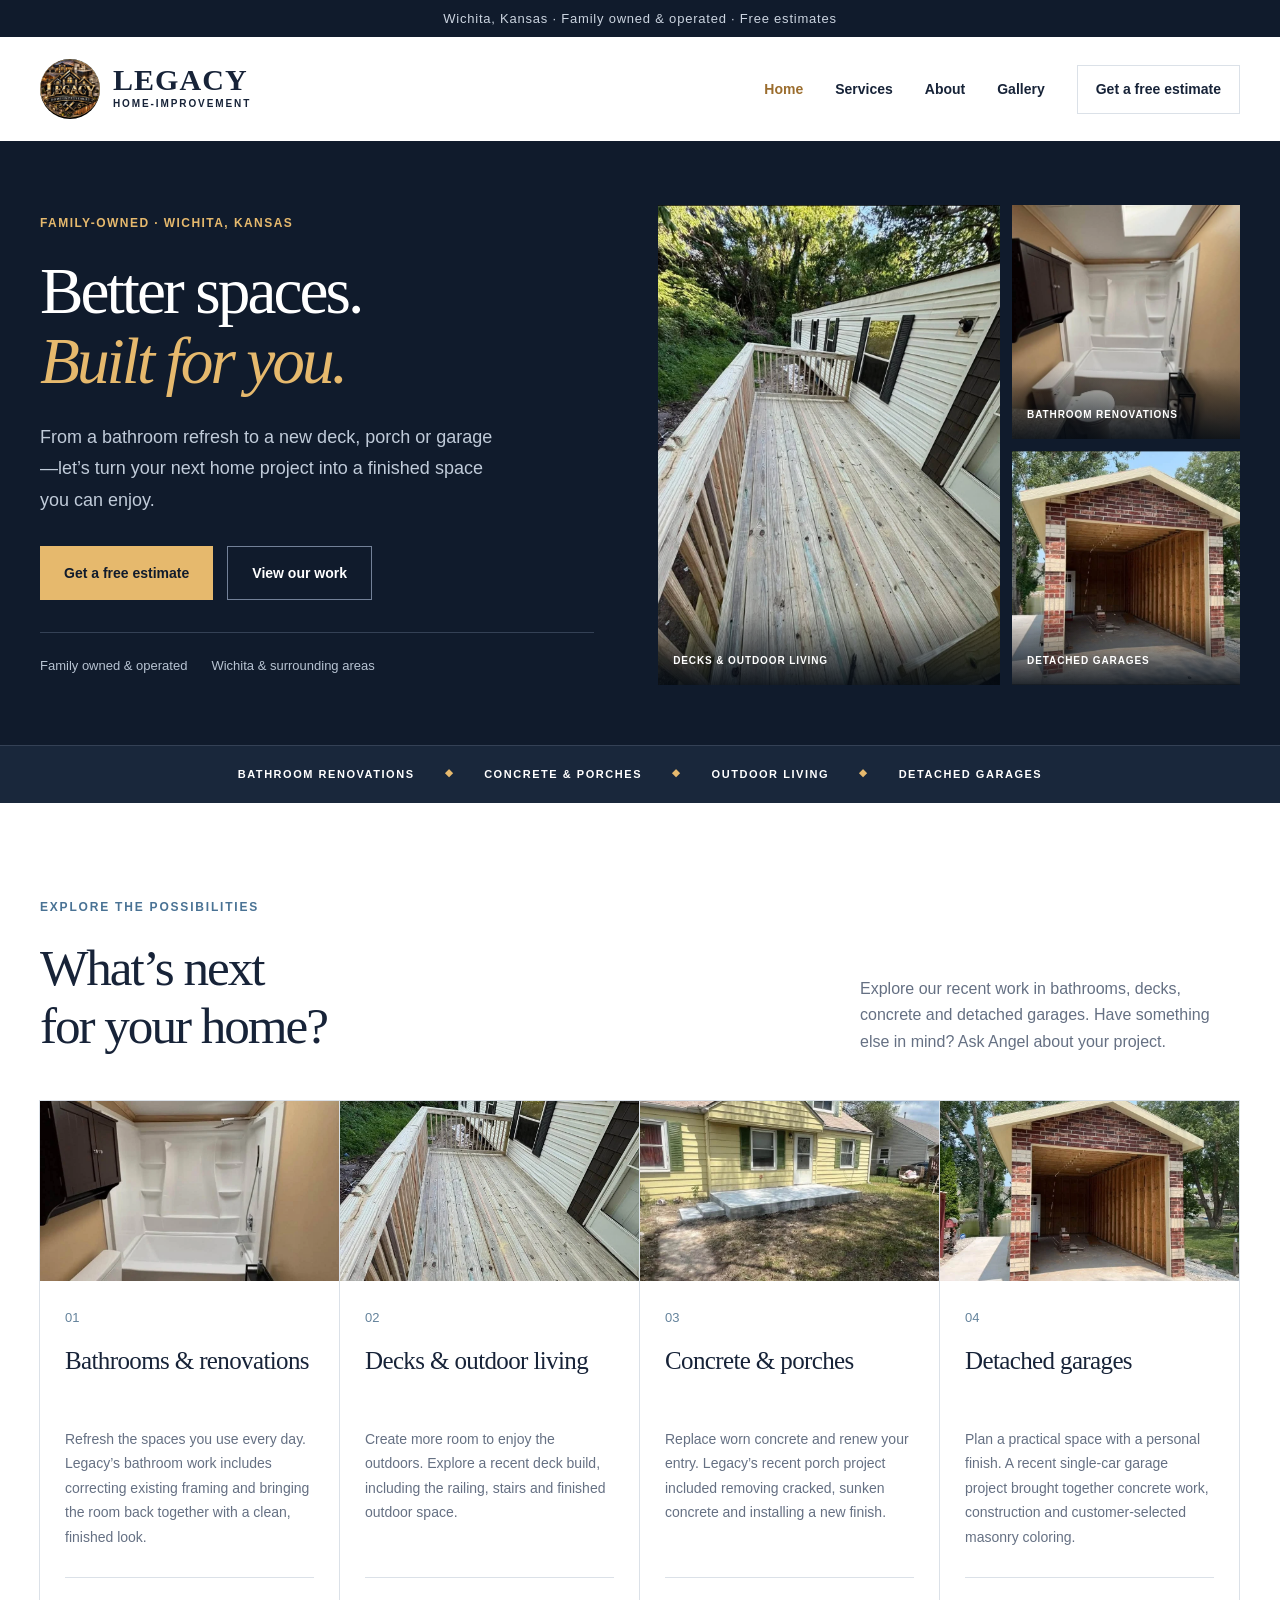
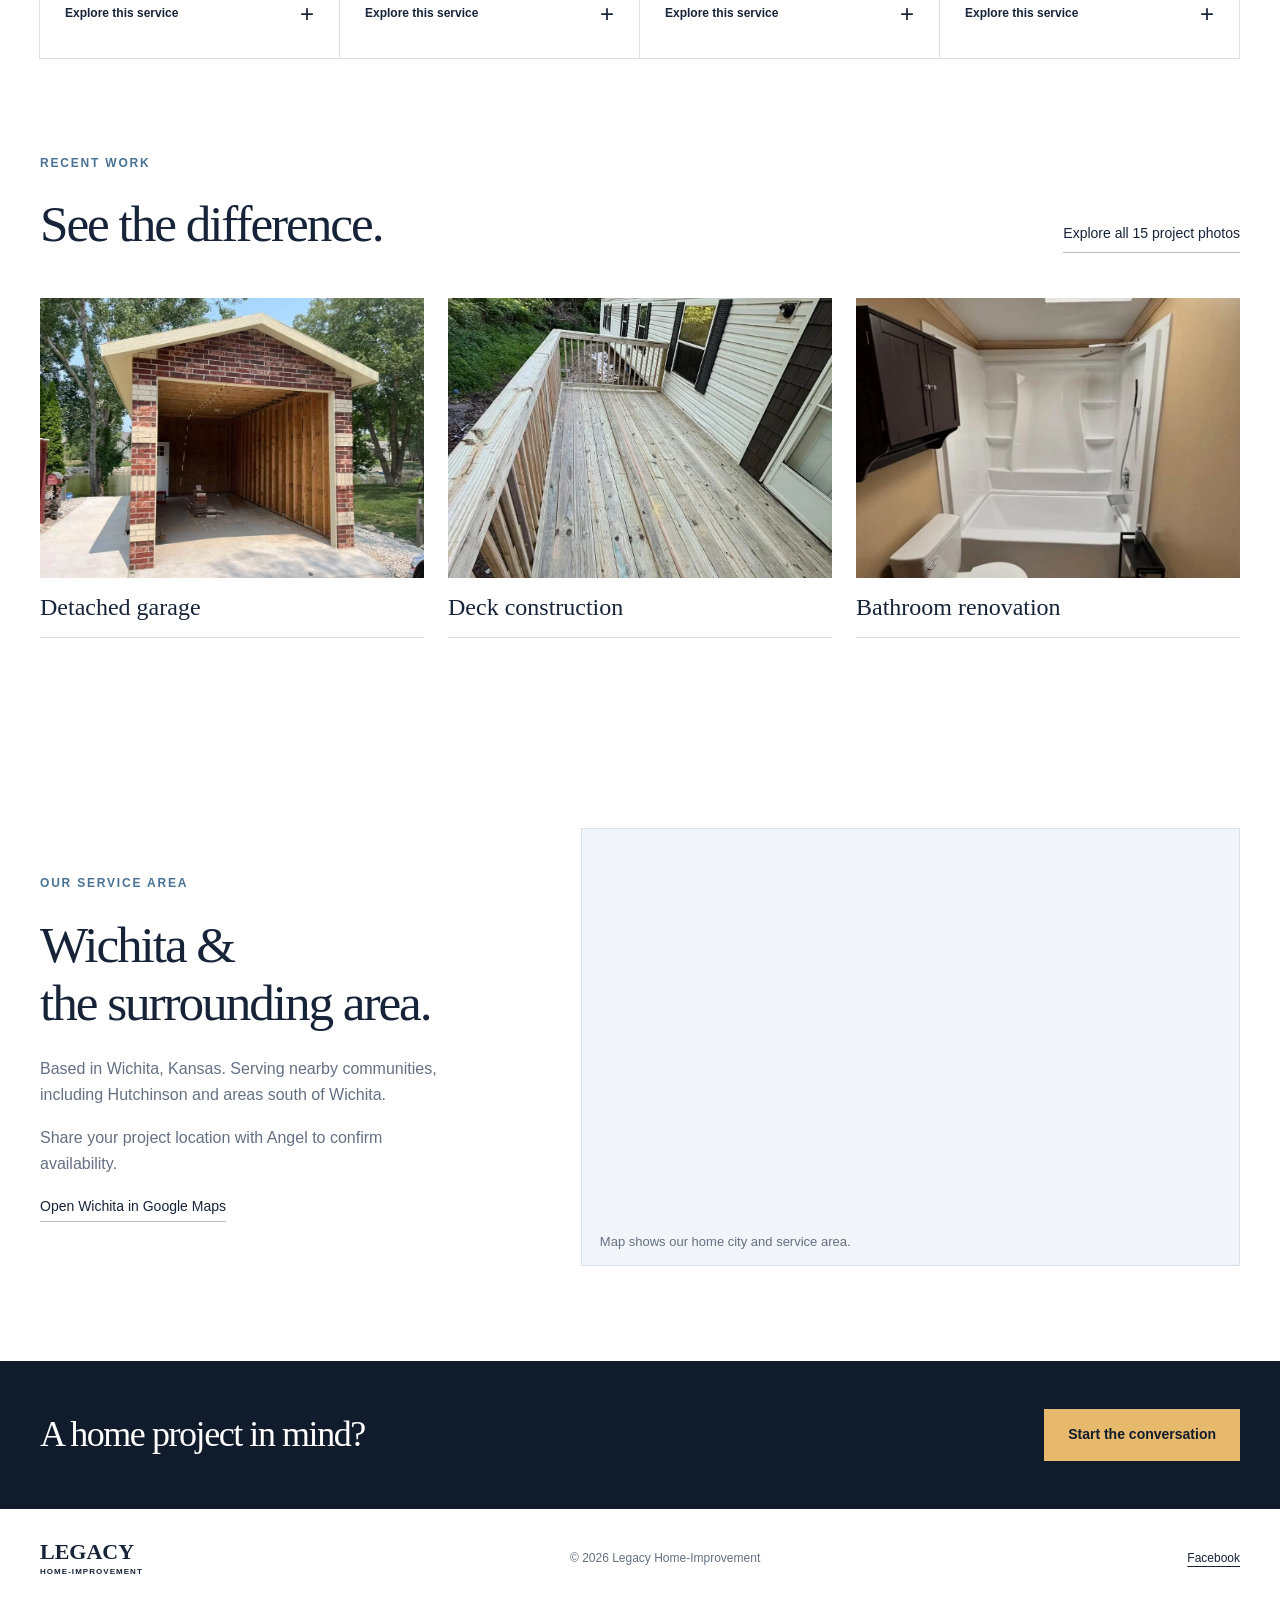
<file: index.html>
<!DOCTYPE html>
<html lang="en">
<head>
  <meta charset="UTF-8"><meta name="viewport" content="width=device-width, initial-scale=1">
  <title>Make Home Your Own | Legacy Home-Improvement</title>
  <meta name="description" content="Connect with Legacy Home-Improvement to discuss your next home project.">
  <meta name="theme-color" content="#101b2c">
  <link rel="icon" type="image/svg+xml" href="data:image/svg+xml,%3Csvg xmlns='http://www.w3.org/2000/svg' viewBox='0 0 32 32'%3E%3Crect width='32' height='32' rx='6' fill='%23101b2c'/%3E%3Ctext x='9' y='24' font-family='serif' font-weight='bold' font-size='26' fill='%23e6b96d'%3EL%3C/text%3E%3C/svg%3E">
  <link rel="stylesheet" href="styles.css"><script src="script.js" defer></script>
<script type="application/ld+json">{"@context": "https://schema.org", "@type": "HomeAndConstructionBusiness", "name": "Legacy Home-Improvement", "description": "Family-owned and operated home improvement company based in Wichita, Kansas.", "areaServed": ["Wichita, Kansas", "Hutchinson, Kansas", "Surrounding communities and areas south of Wichita"], "sameAs": ["https://www.facebook.com/profile.php?id=61595333751210"]}</script></head>
<body>
  <a class="skip" href="#main">Skip to content</a>
  <div class="topbar">Wichita, Kansas · Family owned &amp; operated · Free estimates</div>
  <header class="header">
    <a class="brand" href="index.html" aria-label="Legacy Home-Improvement home"><img src="assets/logo.jpg" alt="" width="64" height="64"><span>LEGACY<small>HOME-IMPROVEMENT</small></span></a>
    <button class="menu-toggle" aria-expanded="false" aria-controls="navigation" aria-label="Open navigation"><span></span><span></span></button>
    <nav id="navigation" aria-label="Main navigation"><a href="index.html" aria-current="page">Home</a><a href="services.html">Services</a><a href="about.html">About</a><a href="gallery.html">Gallery</a><a href="contact.html" class="nav-cta">Get a free estimate</a></nav>
  </header>
  <main id="main">    <section class="home-hero" aria-labelledby="hero-title">
  <div class="wrap home-hero-layout">
    <div class="home-hero-copy">
      <p class="eyebrow">FAMILY-OWNED · WICHITA, KANSAS</p>
      <h1 id="hero-title">Better spaces.<br><em>Built for you.</em></h1>
      <p class="home-hero-description">From a bathroom refresh to a new deck, porch or garage—let’s turn your next home project into a finished space you can enjoy.</p>
      <div class="home-hero-actions"><a class="button gold" href="contact.html">Get a free estimate</a><a class="button home-hero-secondary" href="gallery.html">View our work</a></div>
      <div class="home-hero-details"><span>Family owned &amp; operated</span><span>Wichita &amp; surrounding areas</span></div>
    </div>
    <div class="home-hero-photos" aria-label="Recent Legacy home improvement projects">
      <figure class="home-hero-primary"><img src="assets/project-11.webp" alt="A finished wooden deck with railing by Legacy Home-Improvement" width="1170" height="1757" fetchpriority="high"><figcaption>DECKS &amp; OUTDOOR LIVING</figcaption></figure>
      <div class="home-hero-side">
        <figure><img src="assets/project-14.webp" alt="Finished bathroom renovation by Legacy Home-Improvement" width="946" height="1350"><figcaption>BATHROOM RENOVATIONS</figcaption></figure>
        <figure><img src="assets/project-08.webp" alt="Finished detached garage with masonry details by Legacy Home-Improvement" width="946" height="600"><figcaption>DETACHED GARAGES</figcaption></figure>
      </div>
    </div>
  </div>
</section>
<div class="marquee" aria-label="Project inspiration"><span>BATHROOM RENOVATIONS</span><span class="diamond">◆</span><span>CONCRETE &amp; PORCHES</span><span class="diamond">◆</span><span>OUTDOOR LIVING</span><span class="diamond">◆</span><span>DETACHED GARAGES</span></div>
    <section class="projects wrap section" id="projects" aria-labelledby="projects-title">
      <div class="section-heading"><div><p class="eyebrow">EXPLORE THE POSSIBILITIES</p><h2 id="projects-title">What’s next<br>for your home?</h2></div><p>Explore our recent work in bathrooms, decks, concrete and detached garages. Have something else in mind? Ask Angel about your project.</p></div>
      <div class="project-grid"><a class="project-card" href="services.html#bathrooms"><img class="service-thumb" src="assets/project-14.webp" alt="Bathrooms & renovations project by Legacy Home-Improvement" loading="lazy"><span class="card-number">01</span><h3>Bathrooms & renovations</h3><p>Refresh the spaces you use every day. Legacy’s bathroom work includes correcting existing framing and bringing the room back together with a clean, finished look.</p><span class="card-link">Explore this service <span aria-hidden="true">+</span></span></a><a class="project-card" href="services.html#decks"><img class="service-thumb" src="assets/project-11.webp" alt="Decks & outdoor living project by Legacy Home-Improvement" loading="lazy"><span class="card-number">02</span><h3>Decks & outdoor living</h3><p>Create more room to enjoy the outdoors. Explore a recent deck build, including the railing, stairs and finished outdoor space.</p><span class="card-link">Explore this service <span aria-hidden="true">+</span></span></a><a class="project-card" href="services.html#concrete"><img class="service-thumb" src="assets/project-12.webp" alt="Concrete & porches project by Legacy Home-Improvement" loading="lazy"><span class="card-number">03</span><h3>Concrete & porches</h3><p>Replace worn concrete and renew your entry. Legacy’s recent porch project included removing cracked, sunken concrete and installing a new finish.</p><span class="card-link">Explore this service <span aria-hidden="true">+</span></span></a><a class="project-card" href="services.html#garages"><img class="service-thumb" src="assets/project-08.webp" alt="Detached garages project by Legacy Home-Improvement" loading="lazy"><span class="card-number">04</span><h3>Detached garages</h3><p>Plan a practical space with a personal finish. A recent single-car garage project brought together concrete work, construction and customer-selected masonry coloring.</p><span class="card-link">Explore this service <span aria-hidden="true">+</span></span></a></div></section>
<section class="section wrap featured"><div class="section-heading"><div><p class="eyebrow">RECENT WORK</p><h2>See the difference.</h2></div><a class="text-link" href="gallery.html">Explore all 15 project photos</a></div><div class="featured-grid"><a href="gallery.html"><img src="assets/project-08.webp" alt="Detached garage by Legacy Home-Improvement" loading="lazy"><span>Detached garage</span></a><a href="gallery.html"><img src="assets/project-11.webp" alt="Deck construction by Legacy Home-Improvement" loading="lazy"><span>Deck construction</span></a><a href="gallery.html"><img src="assets/project-14.webp" alt="Bathroom renovation by Legacy Home-Improvement" loading="lazy"><span>Bathroom renovation</span></a></div></section><section class="map-section section wrap"><div class="map-copy"><p class="eyebrow">OUR SERVICE AREA</p><h2>Wichita &amp;<br>the surrounding area.</h2><p>Based in Wichita, Kansas. Serving nearby communities, including Hutchinson and areas south of Wichita.</p><p>Share your project location with Angel to confirm availability.</p><a class="text-link" href="https://www.google.com/maps/place/Wichita,+KS/@37.6471575,-97.4436369,11z/data=!3m1!4b1!4m6!3m5!1s0x87badb6ad27f182d:0x9396d5bf74d33d3e!8m2!3d37.693452!4d-97.3382202!16zL20vMHRicWw?entry=ttu&amp;g_ep=EgoyMDI2MTAwNy4wIKXMDSoASAFQAw%3D%3D" target="_blank" rel="noopener noreferrer">Open Wichita in Google Maps</a></div><div class="map-frame"><iframe src="https://www.google.com/maps/embed?pb=!1m18!1m12!1m3!1d202181.5710639945!2d-97.44363695!3d37.6471575!2m3!1f0!2f0!3f0!3m2!1i1024!2i768!4f13.1!3m3!1m2!1s0x87badb6ad27f182d%3A0x9396d5bf74d33d3e!2sWichita%2C%20KS!5e0!3m2!1sen!2sus!4v1791553271927!5m2!1sen!2sus" title="Google Maps showing Wichita, Kansas service area" width="600" height="450" style="border:0" allowfullscreen loading="lazy" referrerpolicy="strict-origin-when-cross-origin"></iframe><p>Map shows our home city and service area.</p></div></section><section class="small-cta"><div class="wrap"><h2>A home project in mind?</h2><a class="button gold" href="contact.html">Start the conversation</a></div></section></main>
  <footer class="wrap"><a class="footer-brand" href="index.html">LEGACY <span>HOME-IMPROVEMENT</span></a><p>© <span id="year">2026</span> Legacy Home-Improvement</p><a href="https://www.facebook.com/profile.php?id=61595333751210" target="_blank" rel="noopener noreferrer">Facebook</a></footer>
</body></html>
</file>
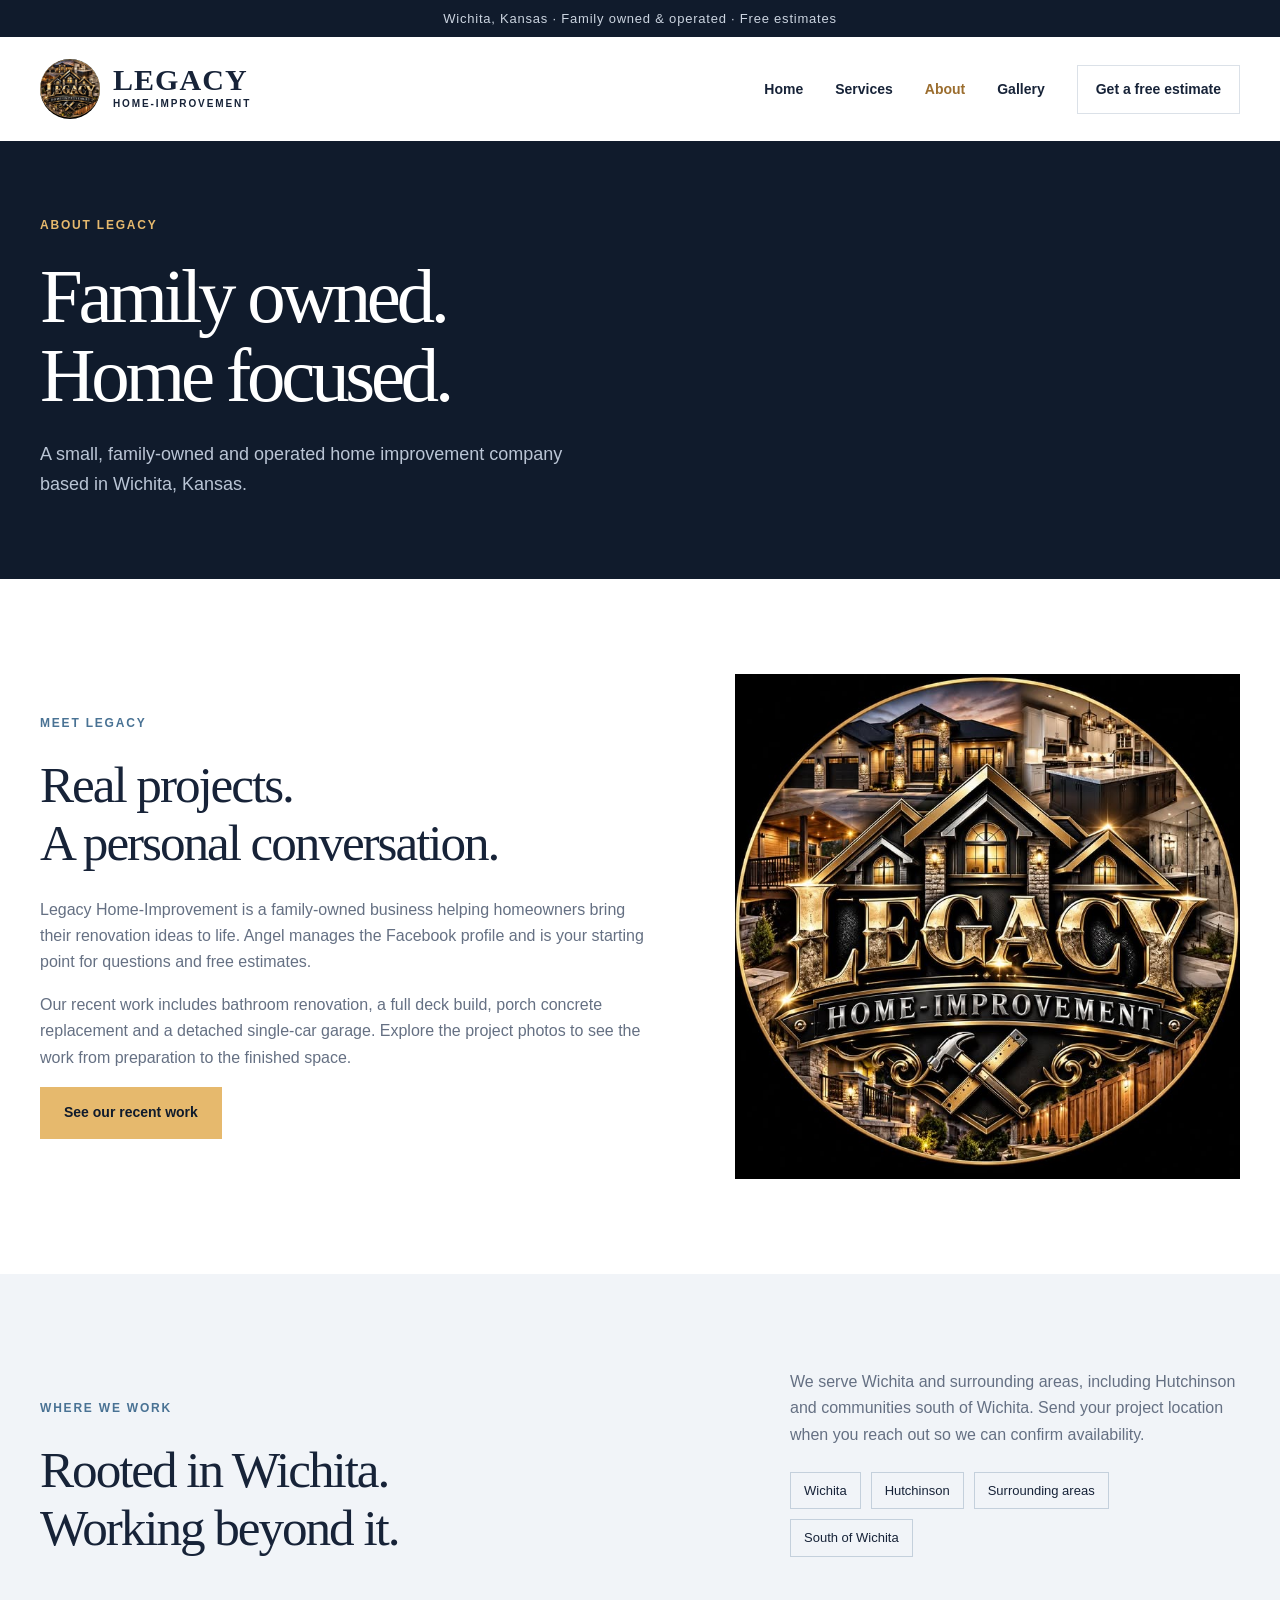
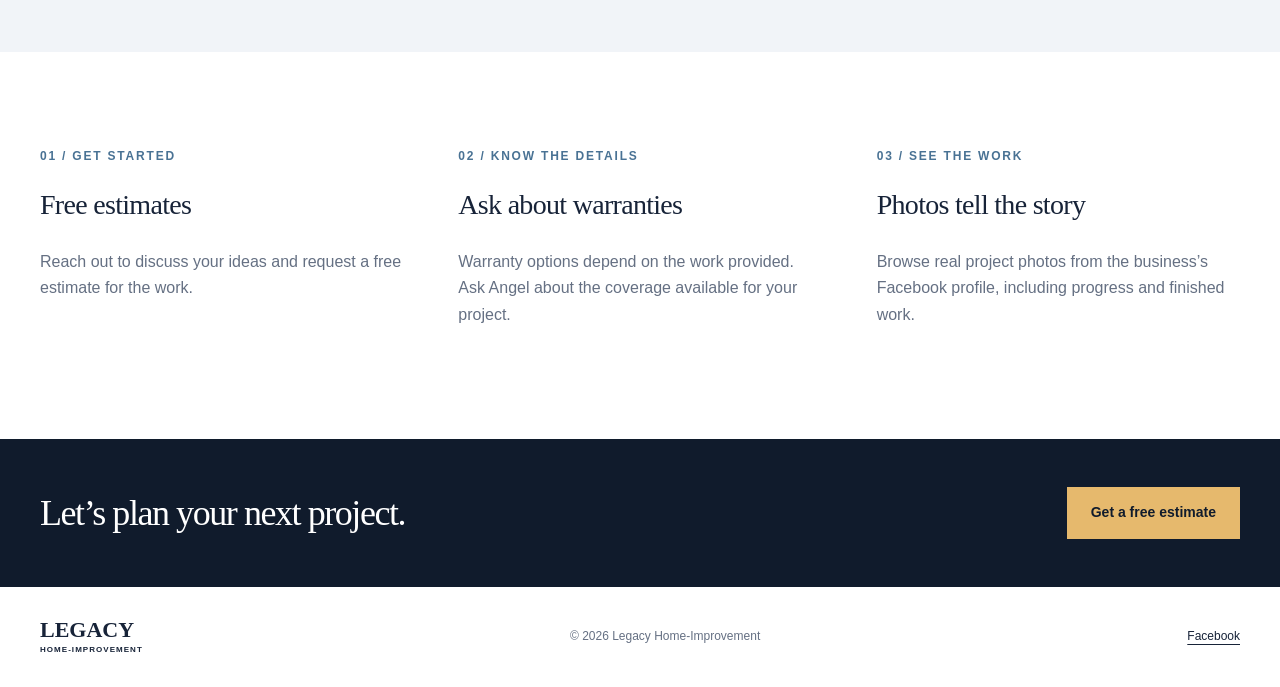
<file: about.html>
<!DOCTYPE html>
<html lang="en">
<head>
  <meta charset="UTF-8"><meta name="viewport" content="width=device-width, initial-scale=1">
  <title>About Our Family-Owned Business | Legacy Home-Improvement</title>
  <meta name="description" content="Learn about Legacy Home-Improvement, a family-owned business serving Wichita, Hutchinson and surrounding Kansas communities.">
  <meta name="theme-color" content="#101b2c">
  <link rel="icon" type="image/svg+xml" href="data:image/svg+xml,%3Csvg xmlns='http://www.w3.org/2000/svg' viewBox='0 0 32 32'%3E%3Crect width='32' height='32' rx='6' fill='%23101b2c'/%3E%3Ctext x='9' y='24' font-family='serif' font-weight='bold' font-size='26' fill='%23e6b96d'%3EL%3C/text%3E%3C/svg%3E">
  <link rel="stylesheet" href="styles.css"><script src="script.js" defer></script>
<script type="application/ld+json">{"@context": "https://schema.org", "@type": "HomeAndConstructionBusiness", "name": "Legacy Home-Improvement", "description": "Family-owned and operated home improvement company based in Wichita, Kansas.", "areaServed": ["Wichita, Kansas", "Hutchinson, Kansas", "Surrounding communities and areas south of Wichita"], "sameAs": ["https://www.facebook.com/profile.php?id=61595333751210"]}</script></head>
<body>
  <a class="skip" href="#main">Skip to content</a>
  <div class="topbar">Wichita, Kansas · Family owned &amp; operated · Free estimates</div>
  <header class="header">
    <a class="brand" href="index.html" aria-label="Legacy Home-Improvement home"><img src="assets/logo.jpg" alt="" width="64" height="64"><span>LEGACY<small>HOME-IMPROVEMENT</small></span></a>
    <button class="menu-toggle" aria-expanded="false" aria-controls="navigation" aria-label="Open navigation"><span></span><span></span></button>
    <nav id="navigation" aria-label="Main navigation"><a href="index.html">Home</a><a href="services.html">Services</a><a href="about.html" aria-current="page">About</a><a href="gallery.html">Gallery</a><a href="contact.html" class="nav-cta">Get a free estimate</a></nav>
  </header>
  <main id="main"><section class="page-banner"><div class="wrap"><p class="eyebrow">ABOUT LEGACY</p><h1>Family owned.<br>Home focused.</h1><p>A small, family-owned and operated home improvement company based in Wichita, Kansas.</p></div></section><section class="wrap section story"><div><p class="eyebrow">MEET LEGACY</p><h2>Real projects.<br>A personal conversation.</h2><p>Legacy Home-Improvement is a family-owned business helping homeowners bring their renovation ideas to life. Angel manages the Facebook profile and is your starting point for questions and free estimates.</p><p>Our recent work includes bathroom renovation, a full deck build, porch concrete replacement and a detached single-car garage. Explore the project photos to see the work from preparation to the finished space.</p><a class="button gold" href="gallery.html">See our recent work</a></div><img src="assets/logo.jpg" alt="Legacy Home-Improvement gold brand mark" width="720" height="720" loading="lazy"></section><section class="legacy section"><div class="wrap section-heading"><div><p class="eyebrow">WHERE WE WORK</p><h2>Rooted in Wichita.<br>Working beyond it.</h2></div><div><p>We serve Wichita and surrounding areas, including Hutchinson and communities south of Wichita. Send your project location when you reach out so we can confirm availability.</p><div class="area-tags"><span>Wichita</span><span>Hutchinson</span><span>Surrounding areas</span><span>South of Wichita</span></div></div></div></section><section class="wrap section promise-grid"><article><p class="eyebrow">01 / GET STARTED</p><h3>Free estimates</h3><p>Reach out to discuss your ideas and request a free estimate for the work.</p></article><article><p class="eyebrow">02 / KNOW THE DETAILS</p><h3>Ask about warranties</h3><p>Warranty options depend on the work provided. Ask Angel about the coverage available for your project.</p></article><article><p class="eyebrow">03 / SEE THE WORK</p><h3>Photos tell the story</h3><p>Browse real project photos from the business’s Facebook profile, including progress and finished work.</p></article></section><section class="small-cta"><div class="wrap"><h2>Let’s plan your next project.</h2><a class="button gold" href="contact.html">Get a free estimate</a></div></section></main>
  <footer class="wrap"><a class="footer-brand" href="index.html">LEGACY <span>HOME-IMPROVEMENT</span></a><p>© <span id="year">2026</span> Legacy Home-Improvement</p><a href="https://www.facebook.com/profile.php?id=61595333751210" target="_blank" rel="noopener noreferrer">Facebook</a></footer>
</body></html>
</file>
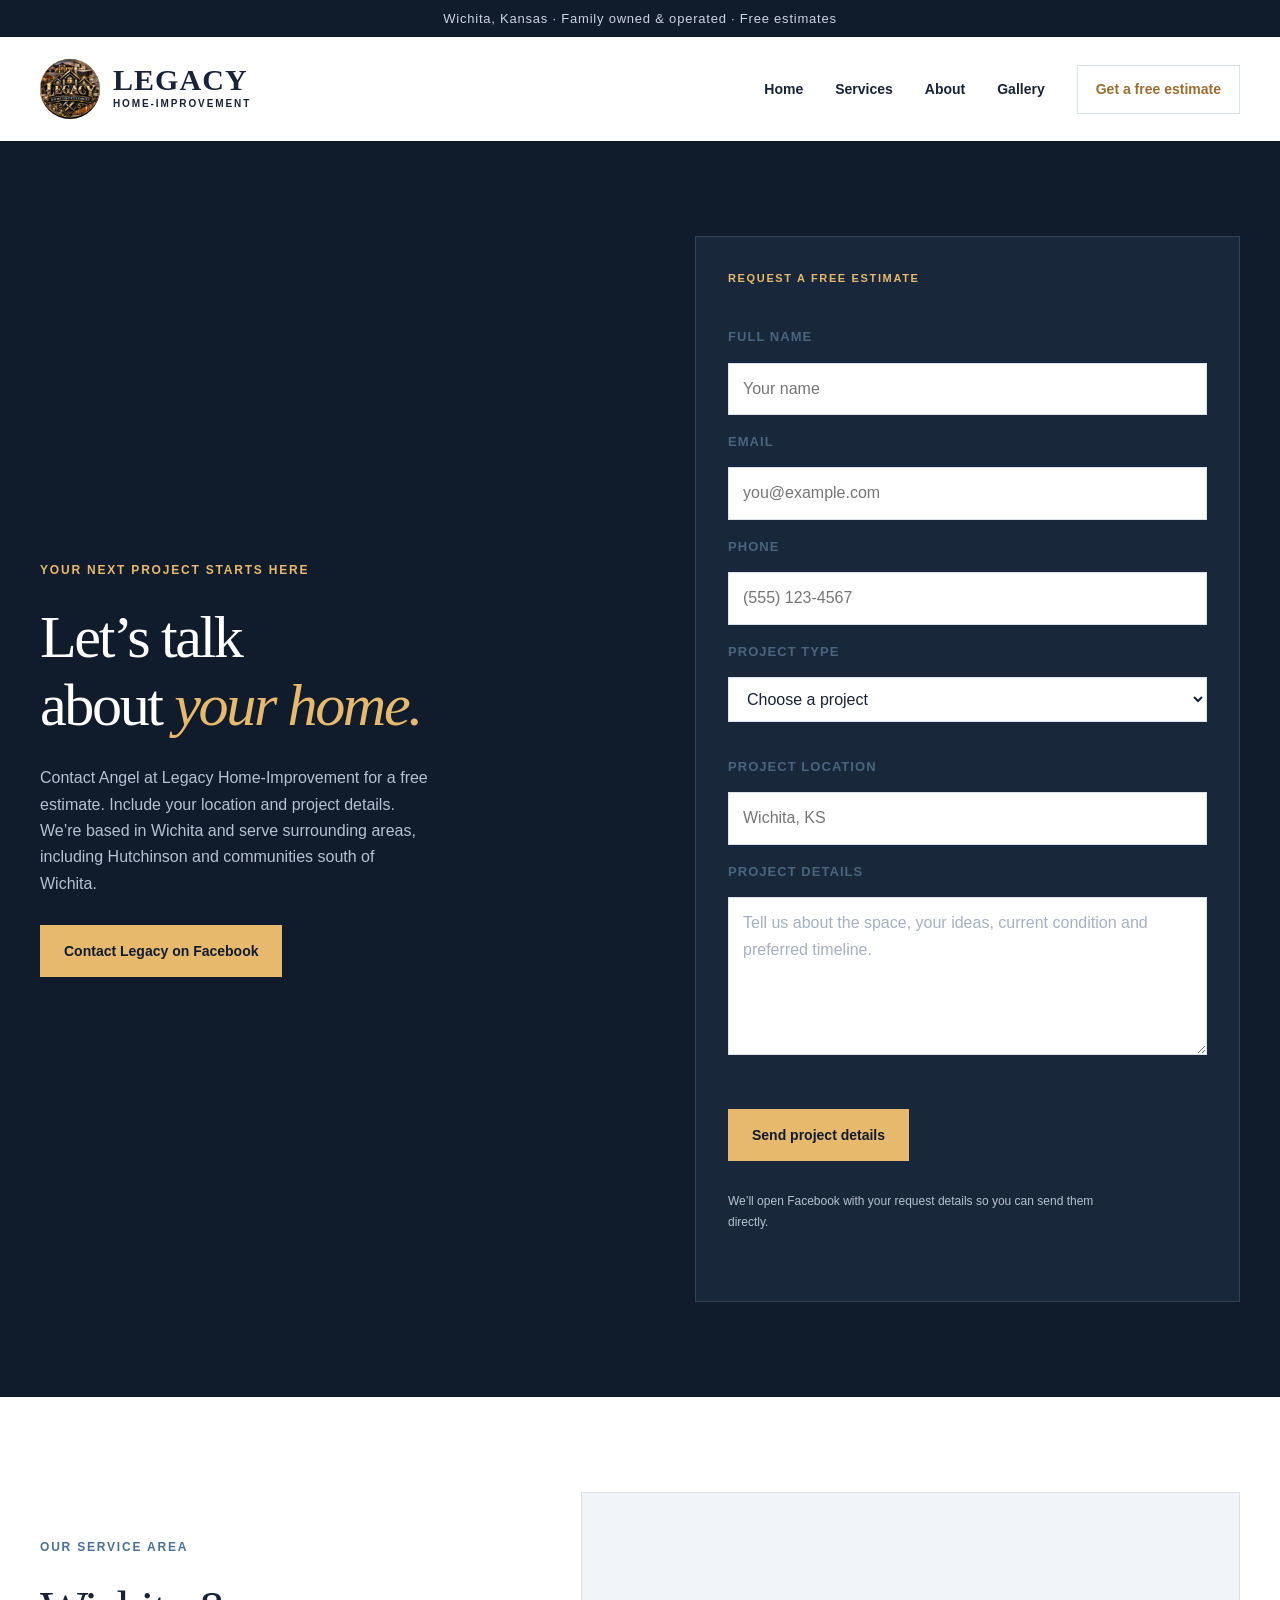
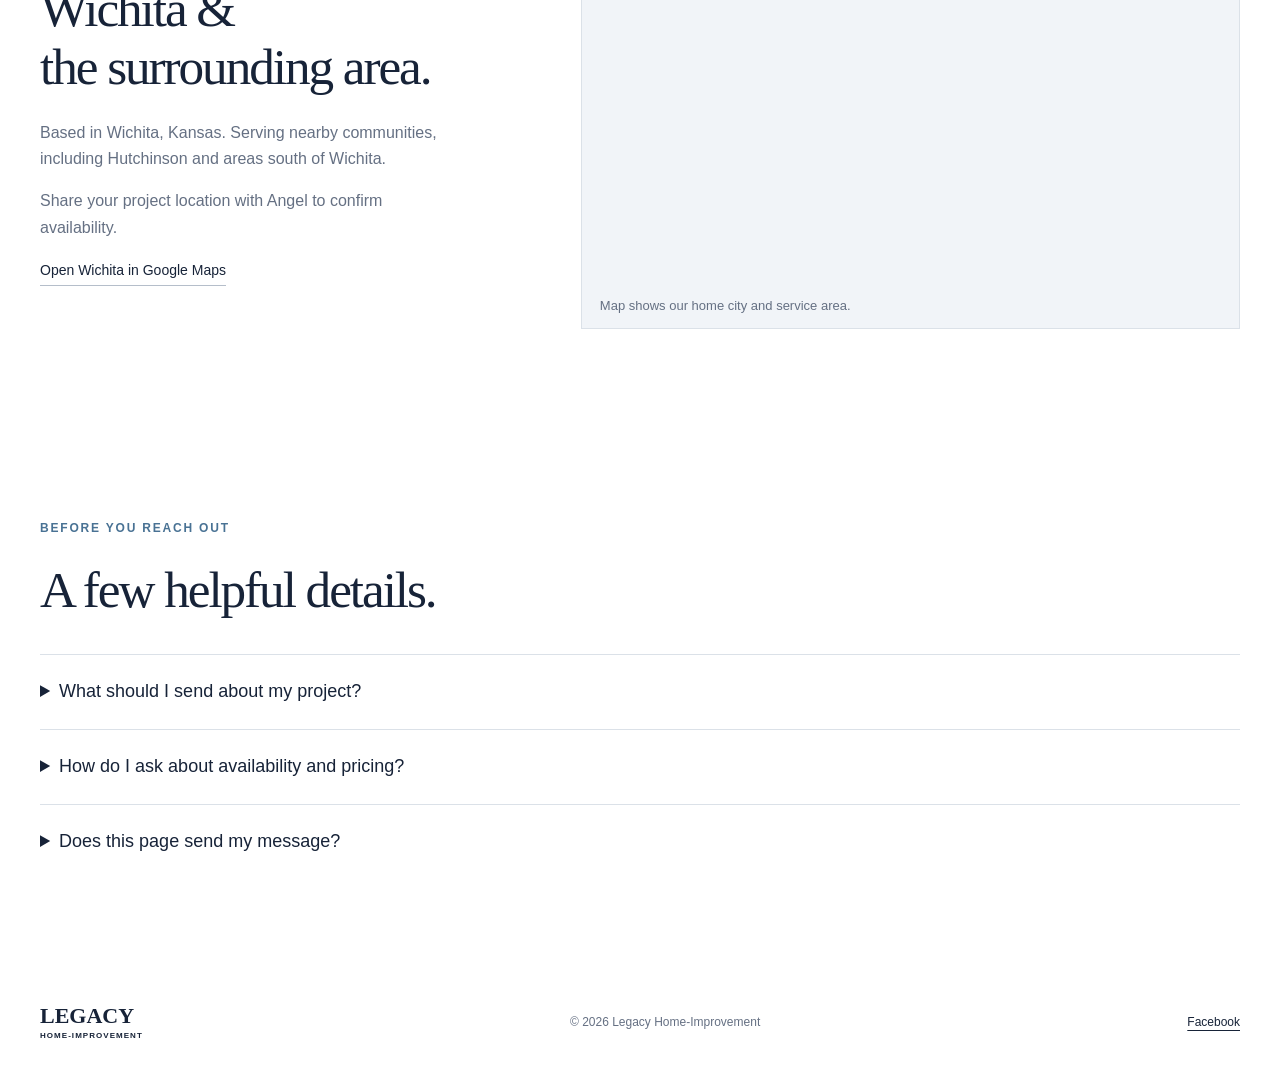
<file: contact.html>
<!DOCTYPE html>
<html lang="en">
<head>
  <meta charset="UTF-8"><meta name="viewport" content="width=device-width, initial-scale=1">
  <title>Contact | Legacy Home-Improvement</title>
  <meta name="description" content="Start a conversation with Legacy Home-Improvement on Facebook and prepare your project details.">
  <meta name="theme-color" content="#101b2c">
  <link rel="icon" type="image/svg+xml" href="data:image/svg+xml,%3Csvg xmlns='http://www.w3.org/2000/svg' viewBox='0 0 32 32'%3E%3Crect width='32' height='32' rx='6' fill='%23101b2c'/%3E%3Ctext x='9' y='24' font-family='serif' font-weight='bold' font-size='26' fill='%23e6b96d'%3EL%3C/text%3E%3C/svg%3E">
  <link rel="stylesheet" href="styles.css"><script src="script.js" defer></script>
<script type="application/ld+json">{"@context": "https://schema.org", "@type": "HomeAndConstructionBusiness", "name": "Legacy Home-Improvement", "description": "Family-owned and operated home improvement company based in Wichita, Kansas.", "areaServed": ["Wichita, Kansas", "Hutchinson, Kansas", "Surrounding communities and areas south of Wichita"], "sameAs": ["https://www.facebook.com/profile.php?id=61595333751210"]}</script></head>
<body>
  <a class="skip" href="#main">Skip to content</a>
  <div class="topbar">Wichita, Kansas · Family owned &amp; operated · Free estimates</div>
  <header class="header">
    <a class="brand" href="index.html" aria-label="Legacy Home-Improvement home"><img src="assets/logo.jpg" alt="" width="64" height="64"><span>LEGACY<small>HOME-IMPROVEMENT</small></span></a>
    <button class="menu-toggle" aria-expanded="false" aria-controls="navigation" aria-label="Open navigation"><span></span><span></span></button>
    <nav id="navigation" aria-label="Main navigation"><a href="index.html">Home</a><a href="services.html">Services</a><a href="about.html">About</a><a href="gallery.html">Gallery</a><a href="contact.html" class="nav-cta" aria-current="page">Get a free estimate</a></nav>
  </header>
  <main id="main"><section id="start" class="contact section"><div class="wrap contact-grid"><div><p class="eyebrow">YOUR NEXT PROJECT STARTS HERE</p><h1>Let’s talk<br>about <em>your home.</em></h1><p>Contact Angel at Legacy Home-Improvement for a free estimate. Include your location and project details. We’re based in Wichita and serve surrounding areas, including Hutchinson and communities south of Wichita.</p><a class="button gold" href="https://www.facebook.com/profile.php?id=61595333751210" target="_blank" rel="noopener noreferrer">Contact Legacy on Facebook</a></div><form id="project-form" class="brief contact-form" novalidate><p class="eyebrow">REQUEST A FREE ESTIMATE</p><div class="form-row"><label for="name">Full name</label><input id="name" name="name" type="text" placeholder="Your name" required></div><div class="form-row"><label for="email">Email</label><input id="email" name="email" type="email" placeholder="you@example.com" required></div><div class="form-row"><label for="phone">Phone</label><input id="phone" name="phone" type="tel" placeholder="(555) 123-4567"></div><div class="form-row"><label for="project">Project type</label><select id="project" name="project" required><option value="">Choose a project</option><option>Bathroom renovation</option><option>Deck construction</option><option>Concrete and porch work</option><option>Detached garage construction</option><option>Another home project</option></select></div><div class="form-row"><label for="location">Project location</label><input id="location" name="location" type="text" placeholder="Wichita, KS" required></div><div class="form-row"><label for="details">Project details</label><textarea id="details" name="details" rows="5" placeholder="Tell us about the space, your ideas, current condition and preferred timeline." required></textarea></div><div class="form-actions"><button class="button gold" type="submit">Send project details</button></div><p class="brief-note">We’ll open Facebook with your request details so you can send them directly.</p><p id="form-status" class="status" role="status" aria-live="polite"></p></form></div></section>
<section class="map-section section wrap"><div class="map-copy"><p class="eyebrow">OUR SERVICE AREA</p><h2>Wichita &amp;<br>the surrounding area.</h2><p>Based in Wichita, Kansas. Serving nearby communities, including Hutchinson and areas south of Wichita.</p><p>Share your project location with Angel to confirm availability.</p><a class="text-link" href="https://www.google.com/maps/place/Wichita,+KS/@37.6471575,-97.4436369,11z/data=!3m1!4b1!4m6!3m5!1s0x87badb6ad27f182d:0x9396d5bf74d33d3e!8m2!3d37.693452!4d-97.3382202!16zL20vMHRicWw?entry=ttu&amp;g_ep=EgoyMDI2MTAwNy4wIKXMDSoASAFQAw%3D%3D" target="_blank" rel="noopener noreferrer">Open Wichita in Google Maps</a></div><div class="map-frame"><iframe src="https://www.google.com/maps/embed?pb=!1m18!1m12!1m3!1d202181.5710639945!2d-97.44363695!3d37.6471575!2m3!1f0!2f0!3f0!3m2!1i1024!2i768!4f13.1!3m3!1m2!1s0x87badb6ad27f182d%3A0x9396d5bf74d33d3e!2sWichita%2C%20KS!5e0!3m2!1sen!2sus!4v1791553271927!5m2!1sen!2sus" title="Google Maps showing Wichita, Kansas service area" width="600" height="450" style="border:0" allowfullscreen loading="lazy" referrerpolicy="strict-origin-when-cross-origin"></iframe><p>Map shows our home city and service area.</p></div></section><section class="wrap section faq"><p class="eyebrow">BEFORE YOU REACH OUT</p><h2>A few helpful details.</h2><details><summary>What should I send about my project?</summary><p>Send a short description, photos of the area, approximate measurements and your preferred timeline. Include your general location so Legacy can confirm whether your project is a fit.</p></details><details><summary>How do I ask about availability and pricing?</summary><p>Contact Legacy through the Facebook profile. The project scope, materials and site conditions can affect both scheduling and pricing; ask what details are needed to prepare your free estimate.</p></details><details><summary>Does this page send my message?</summary><p>The message helper prepares text for you to copy. Open the Facebook profile and paste the message into your conversation to send it.</p></details></section></main>
  <footer class="wrap"><a class="footer-brand" href="index.html">LEGACY <span>HOME-IMPROVEMENT</span></a><p>© <span id="year">2026</span> Legacy Home-Improvement</p><a href="https://www.facebook.com/profile.php?id=61595333751210" target="_blank" rel="noopener noreferrer">Facebook</a></footer>
</body></html>
</file>
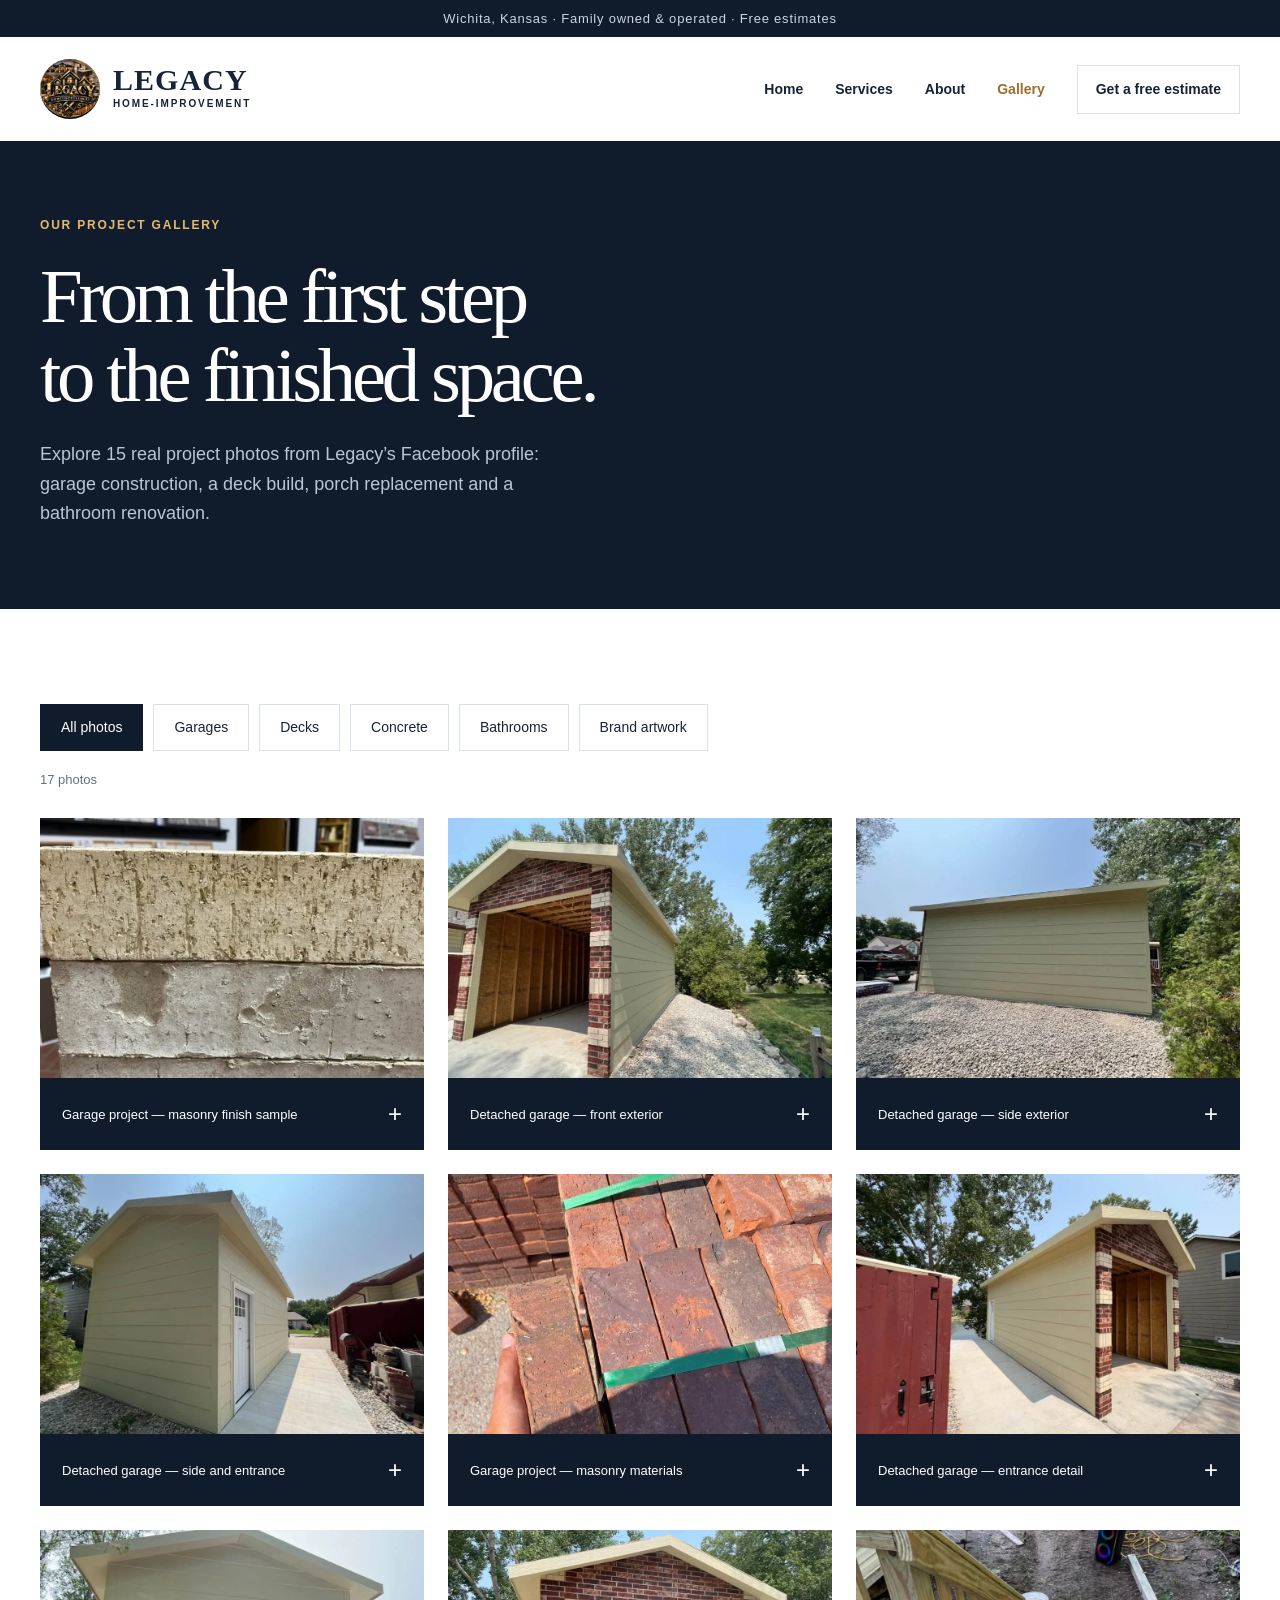
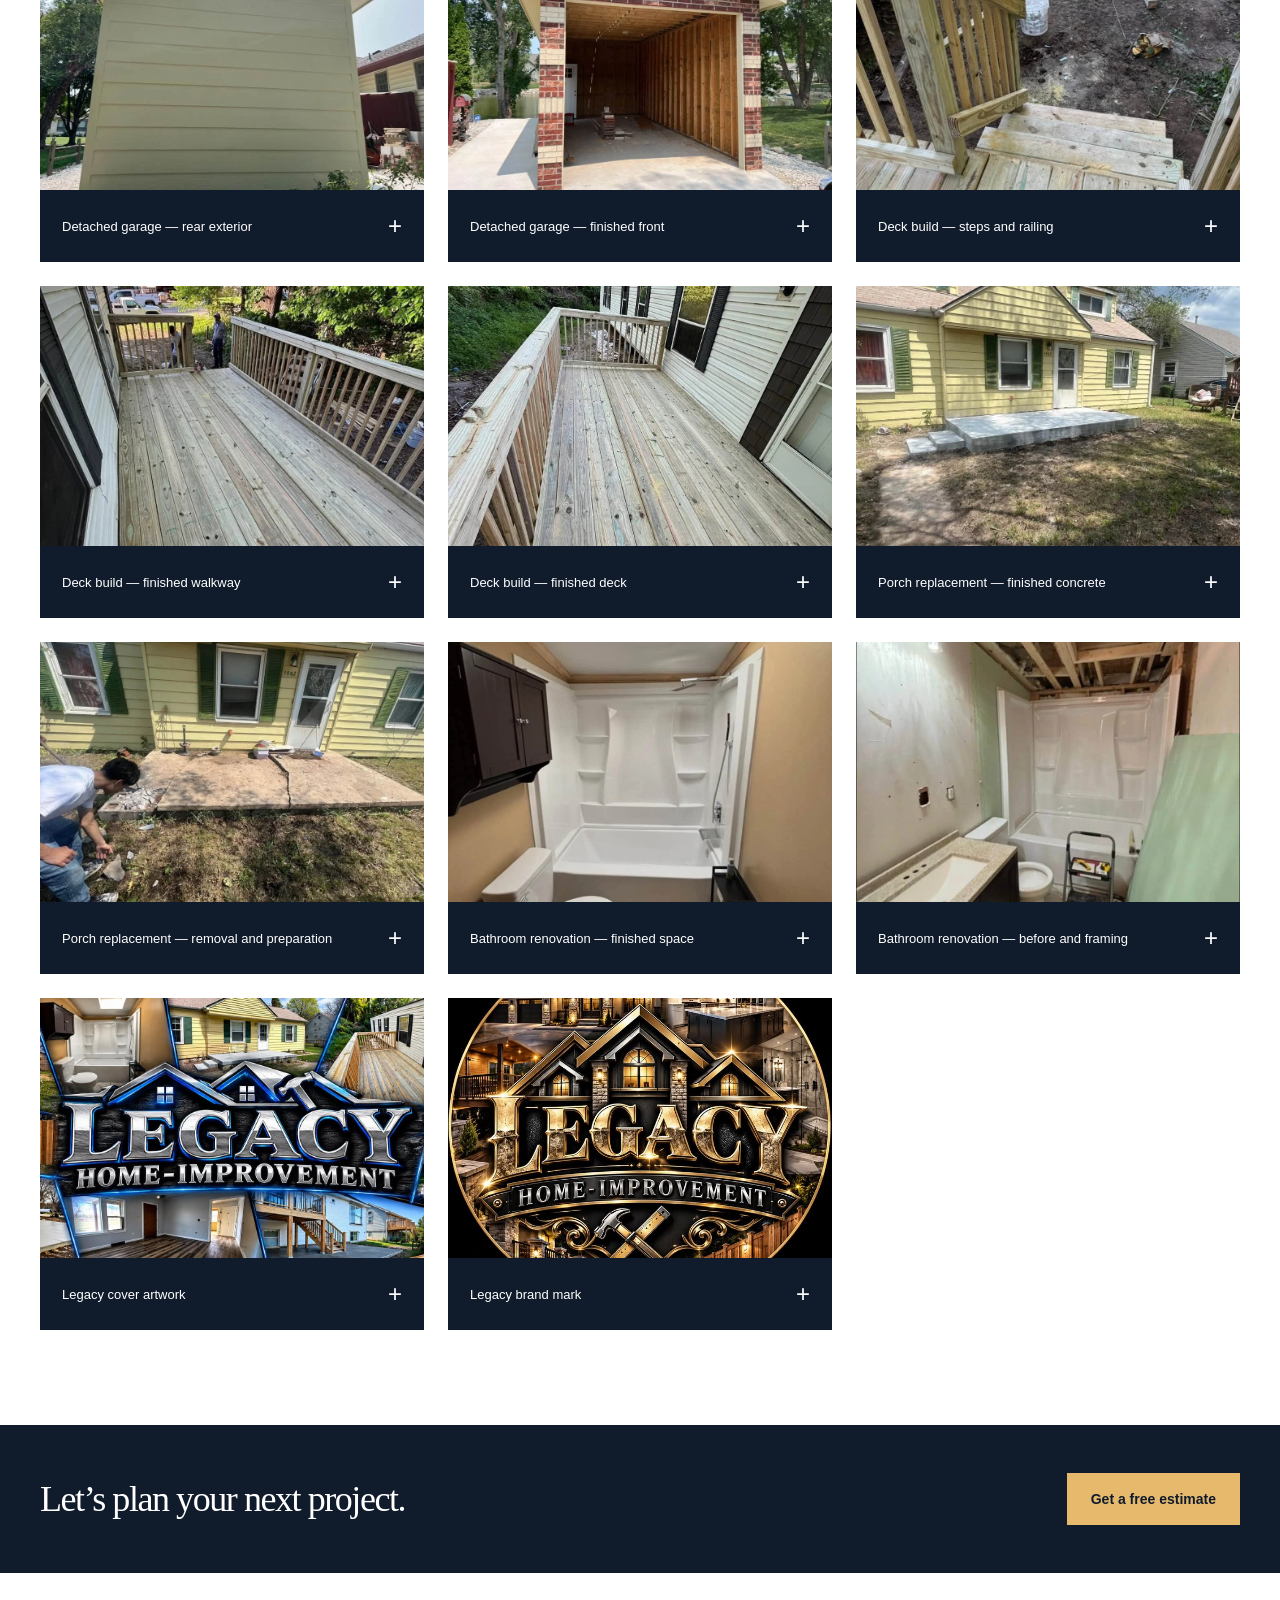
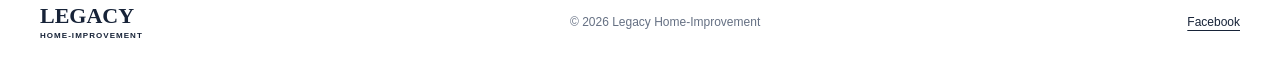
<file: gallery.html>
<!DOCTYPE html>
<html lang="en">
<head>
  <meta charset="UTF-8"><meta name="viewport" content="width=device-width, initial-scale=1">
  <title>Project Gallery | Legacy Home-Improvement</title>
  <meta name="description" content="Browse all 15 project photos plus brand artwork from Legacy Home-Improvement: garages, decks, concrete and bathroom renovation.">
  <meta name="theme-color" content="#101b2c">
  <link rel="icon" type="image/svg+xml" href="data:image/svg+xml,%3Csvg xmlns='http://www.w3.org/2000/svg' viewBox='0 0 32 32'%3E%3Crect width='32' height='32' rx='6' fill='%23101b2c'/%3E%3Ctext x='9' y='24' font-family='serif' font-weight='bold' font-size='26' fill='%23e6b96d'%3EL%3C/text%3E%3C/svg%3E">
  <link rel="stylesheet" href="styles.css"><script src="script.js" defer></script>
<script type="application/ld+json">{"@context": "https://schema.org", "@type": "HomeAndConstructionBusiness", "name": "Legacy Home-Improvement", "description": "Family-owned and operated home improvement company based in Wichita, Kansas.", "areaServed": ["Wichita, Kansas", "Hutchinson, Kansas", "Surrounding communities and areas south of Wichita"], "sameAs": ["https://www.facebook.com/profile.php?id=61595333751210"]}</script></head>
<body>
  <a class="skip" href="#main">Skip to content</a>
  <div class="topbar">Wichita, Kansas · Family owned &amp; operated · Free estimates</div>
  <header class="header">
    <a class="brand" href="index.html" aria-label="Legacy Home-Improvement home"><img src="assets/logo.jpg" alt="" width="64" height="64"><span>LEGACY<small>HOME-IMPROVEMENT</small></span></a>
    <button class="menu-toggle" aria-expanded="false" aria-controls="navigation" aria-label="Open navigation"><span></span><span></span></button>
    <nav id="navigation" aria-label="Main navigation"><a href="index.html">Home</a><a href="services.html">Services</a><a href="about.html">About</a><a href="gallery.html" aria-current="page">Gallery</a><a href="contact.html" class="nav-cta">Get a free estimate</a></nav>
  </header>
  <main id="main"><section class="page-banner"><div class="wrap"><p class="eyebrow">OUR PROJECT GALLERY</p><h1>From the first step<br>to the finished space.</h1><p>Explore 15 real project photos from Legacy’s Facebook profile: garage construction, a deck build, porch replacement and a bathroom renovation.</p></div></section><section class="wrap section"><div class="gallery-filters" aria-label="Filter project photos"><button type="button" data-filter="all" aria-pressed="true">All photos</button><button type="button" data-filter="garages" aria-pressed="false">Garages</button><button type="button" data-filter="decks" aria-pressed="false">Decks</button><button type="button" data-filter="concrete" aria-pressed="false">Concrete</button><button type="button" data-filter="bathrooms" aria-pressed="false">Bathrooms</button><button type="button" data-filter="branding" aria-pressed="false">Brand artwork</button></div><p id="gallery-count" class="gallery-count" role="status">17 photos</p><div class="photo-grid"><button class="gallery-tile" data-category="garages" data-image="assets/project-01.jpg" data-caption="Garage project — masonry finish sample" aria-label="Enlarge garage project — masonry finish sample"><img src="assets/project-01.webp" alt="Garage project — masonry finish sample" loading="lazy"><span>Garage project — masonry finish sample <b aria-hidden="true">+</b></span></button><button class="gallery-tile" data-category="garages" data-image="assets/project-02.jpg" data-caption="Detached garage — front exterior" aria-label="Enlarge detached garage — front exterior"><img src="assets/project-02.webp" alt="Detached garage — front exterior" loading="lazy"><span>Detached garage — front exterior <b aria-hidden="true">+</b></span></button><button class="gallery-tile" data-category="garages" data-image="assets/project-03.jpg" data-caption="Detached garage — side exterior" aria-label="Enlarge detached garage — side exterior"><img src="assets/project-03.webp" alt="Detached garage — side exterior" loading="lazy"><span>Detached garage — side exterior <b aria-hidden="true">+</b></span></button><button class="gallery-tile" data-category="garages" data-image="assets/project-04.jpg" data-caption="Detached garage — side and entrance" aria-label="Enlarge detached garage — side and entrance"><img src="assets/project-04.webp" alt="Detached garage — side and entrance" loading="lazy"><span>Detached garage — side and entrance <b aria-hidden="true">+</b></span></button><button class="gallery-tile" data-category="garages" data-image="assets/project-05.jpg" data-caption="Garage project — masonry materials" aria-label="Enlarge garage project — masonry materials"><img src="assets/project-05.webp" alt="Garage project — masonry materials" loading="lazy"><span>Garage project — masonry materials <b aria-hidden="true">+</b></span></button><button class="gallery-tile" data-category="garages" data-image="assets/project-06.jpg" data-caption="Detached garage — entrance detail" aria-label="Enlarge detached garage — entrance detail"><img src="assets/project-06.webp" alt="Detached garage — entrance detail" loading="lazy"><span>Detached garage — entrance detail <b aria-hidden="true">+</b></span></button><button class="gallery-tile" data-category="garages" data-image="assets/project-07.jpg" data-caption="Detached garage — rear exterior" aria-label="Enlarge detached garage — rear exterior"><img src="assets/project-07.webp" alt="Detached garage — rear exterior" loading="lazy"><span>Detached garage — rear exterior <b aria-hidden="true">+</b></span></button><button class="gallery-tile" data-category="garages" data-image="assets/project-08.jpg" data-caption="Detached garage — finished front" aria-label="Enlarge detached garage — finished front"><img src="assets/project-08.webp" alt="Detached garage — finished front" loading="lazy"><span>Detached garage — finished front <b aria-hidden="true">+</b></span></button><button class="gallery-tile" data-category="decks" data-image="assets/project-09.jpg" data-caption="Deck build — steps and railing" aria-label="Enlarge deck build — steps and railing"><img src="assets/project-09.webp" alt="Deck build — steps and railing" loading="lazy"><span>Deck build — steps and railing <b aria-hidden="true">+</b></span></button><button class="gallery-tile" data-category="decks" data-image="assets/project-10.jpg" data-caption="Deck build — finished walkway" aria-label="Enlarge deck build — finished walkway"><img src="assets/project-10.webp" alt="Deck build — finished walkway" loading="lazy"><span>Deck build — finished walkway <b aria-hidden="true">+</b></span></button><button class="gallery-tile" data-category="decks" data-image="assets/project-11.jpg" data-caption="Deck build — finished deck" aria-label="Enlarge deck build — finished deck"><img src="assets/project-11.webp" alt="Deck build — finished deck" loading="lazy"><span>Deck build — finished deck <b aria-hidden="true">+</b></span></button><button class="gallery-tile" data-category="concrete" data-image="assets/project-12.jpg" data-caption="Porch replacement — finished concrete" aria-label="Enlarge porch replacement — finished concrete"><img src="assets/project-12.webp" alt="Porch replacement — finished concrete" loading="lazy"><span>Porch replacement — finished concrete <b aria-hidden="true">+</b></span></button><button class="gallery-tile" data-category="concrete" data-image="assets/project-13.jpg" data-caption="Porch replacement — removal and preparation" aria-label="Enlarge porch replacement — removal and preparation"><img src="assets/project-13.webp" alt="Porch replacement — removal and preparation" loading="lazy"><span>Porch replacement — removal and preparation <b aria-hidden="true">+</b></span></button><button class="gallery-tile" data-category="bathrooms" data-image="assets/project-14.jpg" data-caption="Bathroom renovation — finished space" aria-label="Enlarge bathroom renovation — finished space"><img src="assets/project-14.webp" alt="Bathroom renovation — finished space" loading="lazy"><span>Bathroom renovation — finished space <b aria-hidden="true">+</b></span></button><button class="gallery-tile" data-category="bathrooms" data-image="assets/project-15.jpg" data-caption="Bathroom renovation — before and framing" aria-label="Enlarge bathroom renovation — before and framing"><img src="assets/project-15.webp" alt="Bathroom renovation — before and framing" loading="lazy"><span>Bathroom renovation — before and framing <b aria-hidden="true">+</b></span></button><button class="gallery-tile" data-category="branding" data-image="assets/cover.jpg" data-caption="Legacy cover artwork" aria-label="Enlarge Legacy cover artwork"><img src="assets/cover.jpg" alt="Legacy cover artwork" loading="lazy"><span>Legacy cover artwork <b aria-hidden="true">+</b></span></button><button class="gallery-tile" data-category="branding" data-image="assets/logo.jpg" data-caption="Legacy brand mark" aria-label="Enlarge Legacy brand mark"><img src="assets/logo.jpg" alt="Legacy brand mark" loading="lazy"><span>Legacy brand mark <b aria-hidden="true">+</b></span></button></div><dialog id="image-viewer"><div class="viewer-toolbar"><button class="viewer-prev" aria-label="Previous photo">Previous</button><button class="viewer-next" aria-label="Next photo">Next</button><button class="viewer-close" aria-label="Close image viewer">Close ×</button></div><img id="viewer-image" src="assets/cover.jpg" alt=""><p id="viewer-caption"></p></dialog></section><section class="small-cta"><div class="wrap"><h2>Let’s plan your next project.</h2><a class="button gold" href="contact.html">Get a free estimate</a></div></section></main>
  <footer class="wrap"><a class="footer-brand" href="index.html">LEGACY <span>HOME-IMPROVEMENT</span></a><p>© <span id="year">2026</span> Legacy Home-Improvement</p><a href="https://www.facebook.com/profile.php?id=61595333751210" target="_blank" rel="noopener noreferrer">Facebook</a></footer>
</body></html>
</file>
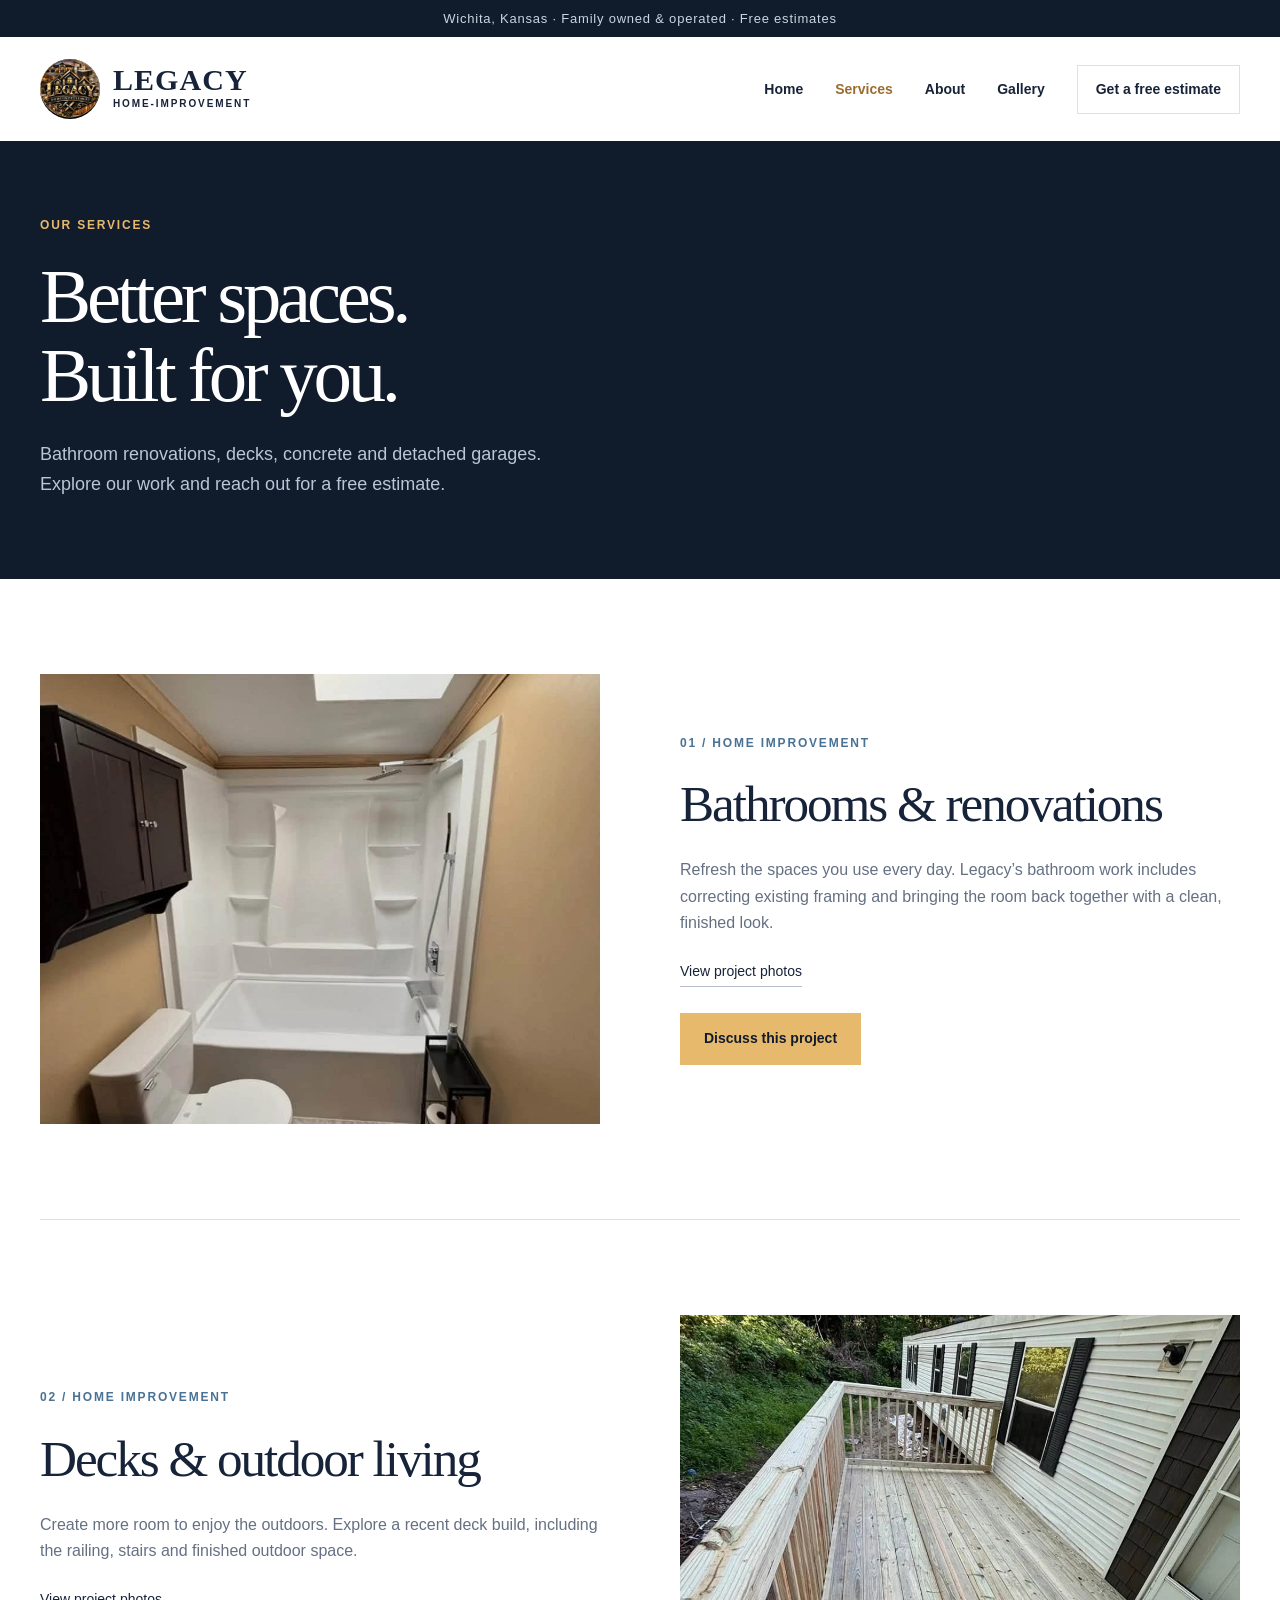
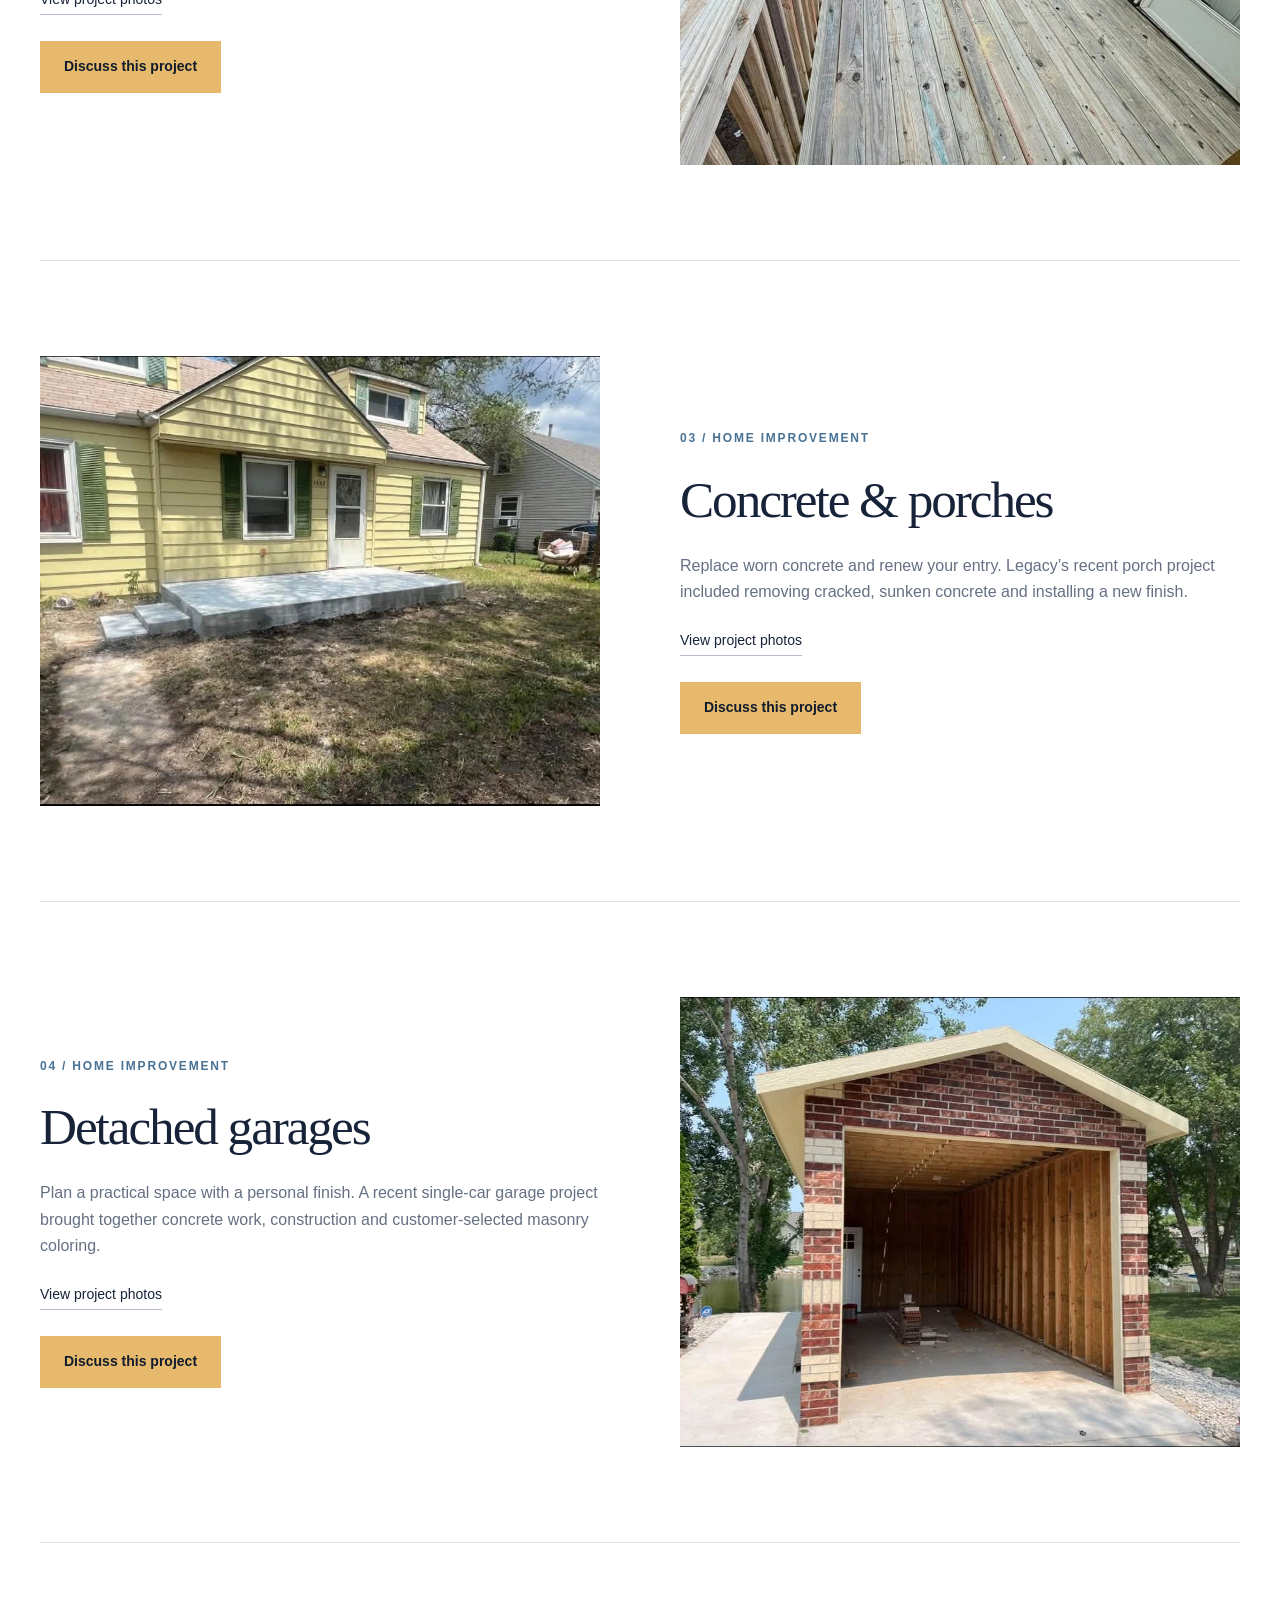
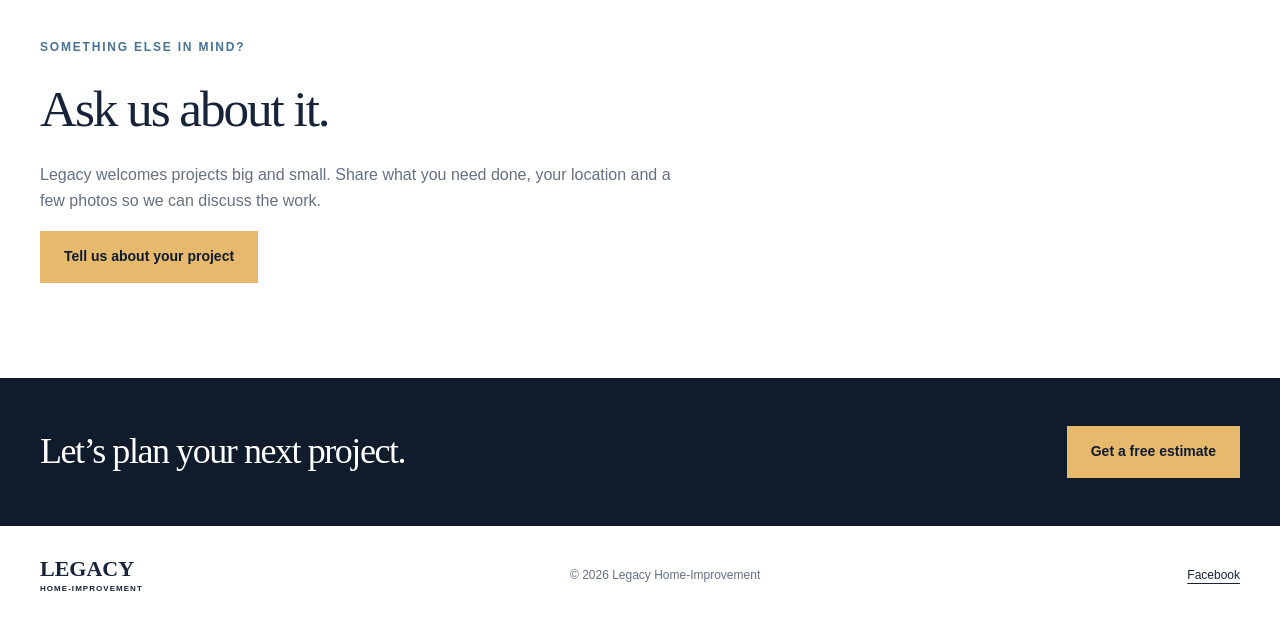
<file: services.html>
<!DOCTYPE html>
<html lang="en">
<head>
  <meta charset="UTF-8"><meta name="viewport" content="width=device-width, initial-scale=1">
  <title>Home Improvement Services in Wichita | Legacy Home-Improvement</title>
  <meta name="description" content="Explore bathroom renovations, deck construction, concrete and porch work, and detached garages from Legacy Home-Improvement in Wichita, Kansas.">
  <meta name="theme-color" content="#101b2c">
  <link rel="icon" type="image/svg+xml" href="data:image/svg+xml,%3Csvg xmlns='http://www.w3.org/2000/svg' viewBox='0 0 32 32'%3E%3Crect width='32' height='32' rx='6' fill='%23101b2c'/%3E%3Ctext x='9' y='24' font-family='serif' font-weight='bold' font-size='26' fill='%23e6b96d'%3EL%3C/text%3E%3C/svg%3E">
  <link rel="stylesheet" href="styles.css"><script src="script.js" defer></script>
<script type="application/ld+json">{"@context": "https://schema.org", "@type": "HomeAndConstructionBusiness", "name": "Legacy Home-Improvement", "description": "Family-owned and operated home improvement company based in Wichita, Kansas.", "areaServed": ["Wichita, Kansas", "Hutchinson, Kansas", "Surrounding communities and areas south of Wichita"], "sameAs": ["https://www.facebook.com/profile.php?id=61595333751210"]}</script></head>
<body>
  <a class="skip" href="#main">Skip to content</a>
  <div class="topbar">Wichita, Kansas · Family owned &amp; operated · Free estimates</div>
  <header class="header">
    <a class="brand" href="index.html" aria-label="Legacy Home-Improvement home"><img src="assets/logo.jpg" alt="" width="64" height="64"><span>LEGACY<small>HOME-IMPROVEMENT</small></span></a>
    <button class="menu-toggle" aria-expanded="false" aria-controls="navigation" aria-label="Open navigation"><span></span><span></span></button>
    <nav id="navigation" aria-label="Main navigation"><a href="index.html">Home</a><a href="services.html" aria-current="page">Services</a><a href="about.html">About</a><a href="gallery.html">Gallery</a><a href="contact.html" class="nav-cta">Get a free estimate</a></nav>
  </header>
  <main id="main"><section class="page-banner"><div class="wrap"><p class="eyebrow">OUR SERVICES</p><h1>Better spaces.<br>Built for you.</h1><p>Bathroom renovations, decks, concrete and detached garages. Explore our work and reach out for a free estimate.</p></div></section><section class="wrap service-row section" id="bathrooms"><div class="service-photo"><img src="assets/project-14.webp" alt="Bathroom renovation by Legacy Home-Improvement" loading="lazy"></div><div><p class="eyebrow">01 / HOME IMPROVEMENT</p><h2>Bathrooms & renovations</h2><p>Refresh the spaces you use every day. Legacy’s bathroom work includes correcting existing framing and bringing the room back together with a clean, finished look.</p><a class="text-link" href="gallery.html?category=bathrooms">View project photos</a><br><a class="button gold" href="contact.html?project=Bathroom%20renovation">Discuss this project</a></div></section><section class="wrap service-row section" id="decks"><div class="service-photo"><img src="assets/project-11.webp" alt="Deck construction by Legacy Home-Improvement" loading="lazy"></div><div><p class="eyebrow">02 / HOME IMPROVEMENT</p><h2>Decks & outdoor living</h2><p>Create more room to enjoy the outdoors. Explore a recent deck build, including the railing, stairs and finished outdoor space.</p><a class="text-link" href="gallery.html?category=decks">View project photos</a><br><a class="button gold" href="contact.html?project=Deck%20construction">Discuss this project</a></div></section><section class="wrap service-row section" id="concrete"><div class="service-photo"><img src="assets/project-12.webp" alt="Concrete and porch work by Legacy Home-Improvement" loading="lazy"></div><div><p class="eyebrow">03 / HOME IMPROVEMENT</p><h2>Concrete & porches</h2><p>Replace worn concrete and renew your entry. Legacy’s recent porch project included removing cracked, sunken concrete and installing a new finish.</p><a class="text-link" href="gallery.html?category=concrete">View project photos</a><br><a class="button gold" href="contact.html?project=Concrete%20and%20porch%20work">Discuss this project</a></div></section><section class="wrap service-row section" id="garages"><div class="service-photo"><img src="assets/project-08.webp" alt="Detached garage construction by Legacy Home-Improvement" loading="lazy"></div><div><p class="eyebrow">04 / HOME IMPROVEMENT</p><h2>Detached garages</h2><p>Plan a practical space with a personal finish. A recent single-car garage project brought together concrete work, construction and customer-selected masonry coloring.</p><a class="text-link" href="gallery.html?category=garages">View project photos</a><br><a class="button gold" href="contact.html?project=Detached%20garage%20construction">Discuss this project</a></div></section><section class="wrap section other-project"><p class="eyebrow">SOMETHING ELSE IN MIND?</p><h2>Ask us about it.</h2><p>Legacy welcomes projects big and small. Share what you need done, your location and a few photos so we can discuss the work.</p><a class="button gold" href="contact.html">Tell us about your project</a></section><section class="small-cta"><div class="wrap"><h2>Let’s plan your next project.</h2><a class="button gold" href="contact.html">Get a free estimate</a></div></section></main>
  <footer class="wrap"><a class="footer-brand" href="index.html">LEGACY <span>HOME-IMPROVEMENT</span></a><p>© <span id="year">2026</span> Legacy Home-Improvement</p><a href="https://www.facebook.com/profile.php?id=61595333751210" target="_blank" rel="noopener noreferrer">Facebook</a></footer>
</body></html>
</file>
<file: styles.css>
:root{--navy:#101b2c;--navy-light:#19273b;--gold:#e6b96d;--ink:#172338;--muted:#657083;--paper:#fff;--line:#dbe1e8;--blue:#438bc9}*{box-sizing:border-box}html{scroll-behavior:smooth;scroll-padding-top:105px}body{margin:0;background:var(--paper);color:var(--ink);font:16px/1.65 Arial,Helvetica,sans-serif}a{color:inherit;text-decoration:none}button,select,textarea{font:inherit}button,a,select,textarea{-webkit-tap-highlight-color:transparent}a:focus-visible,button:focus-visible,select:focus-visible,textarea:focus-visible{outline:3px solid var(--blue);outline-offset:5px}img{display:block;max-width:100%}.wrap{width:min(1240px,calc(100% - 80px));margin:auto}.topbar{background:var(--navy);color:#cbd4e0;text-align:center;font-size:13px;letter-spacing:.12em;padding:8px}.header{max-width:1400px;margin:auto;padding:22px 40px;display:flex;align-items:center;justify-content:space-between;gap:30px}.brand{display:flex;align-items:center;gap:13px}.brand img{border-radius:50%;width:60px;height:60px;object-fit:cover}.brand>span{font:700 30px/1 Georgia,serif;letter-spacing:.035em}.brand small{display:block;font:700 10px/1.8 Arial,sans-serif;letter-spacing:.19em}nav{display:flex;align-items:center;gap:32px;font-size:14px;font-weight:600}.nav-cta{padding:12px 18px;border:1px solid var(--line)}nav a:hover,.text-link:hover{color:#3678b3}.menu-toggle{display:none}.hero{display:grid;grid-template-columns:1.1fr 1fr;gap:65px;align-items:center;padding-top:55px;padding-bottom:75px}.eyebrow{font-size:12px;letter-spacing:.15em;font-weight:700;margin:0 0 22px;color:#497294}h1,h2,h3,p{margin-top:0}h1{font:400 clamp(64px,6.5vw,96px)/1.02 Georgia,serif;letter-spacing:-.055em;margin-bottom:28px}em{font-weight:400;color:#a6762d}h2{font:400 clamp(36px,4vw,54px)/1.13 Georgia,serif;letter-spacing:-.04em;margin-bottom:0}h3{font:400 28px/1.15 Georgia,serif;letter-spacing:-.025em}.intro{max-width:455px;color:var(--muted);font-size:18px;line-height:1.75}.actions{display:flex;gap:24px;align-items:center;margin-top:32px}.button{display:inline-flex;justify-content:center;align-items:center;min-height:52px;padding:13px 24px;border:0;font-size:14px;font-weight:700;cursor:pointer;transition:background .2s,transform .2s}.button:hover{transform:translateY(-2px)}.gold{background:var(--gold);color:var(--navy)}.gold:hover{background:#f3cd8c}.text-link{font-size:14px;border-bottom:1px solid #b5beca;padding:7px 0}.hero-note{display:flex;gap:18px;align-items:center;margin-top:42px}.hero-note p{font-size:13px;color:var(--muted);line-height:1.6;margin:0}.hero-note strong{color:var(--ink);font-weight:400}.line{width:38px;height:2px;background:var(--gold)}.brand-panel{background:#111923;color:white;box-shadow:18px 18px 0 #f0f3f7}.brand-panel img{width:100%;aspect-ratio:1/1;object-fit:cover}.panel-top,.panel-bottom{display:flex;justify-content:space-between;gap:16px;padding:15px 20px;font-size:10px;letter-spacing:.14em}.panel-top{border-bottom:1px solid #30353e}.panel-bottom{border-top:1px solid #30353e}.panel-bottom a{letter-spacing:0;color:var(--gold);font-size:12px}.marquee{display:flex;justify-content:center;gap:42px;padding:22px 24px;background:var(--navy);color:white;font-size:12px;font-weight:700;letter-spacing:.14em;flex-wrap:wrap}.diamond{color:var(--gold);font-size:10px}.section{padding-top:95px;padding-bottom:95px}.section-heading{display:flex;justify-content:space-between;align-items:flex-end;gap:60px;margin-bottom:45px}.section-heading>p{color:var(--muted);max-width:380px;margin:0}.project-grid{display:grid;grid-template-columns:repeat(4,1fr)}.project-card{padding:30px 25px 24px;border:1px solid var(--line);margin-left:-1px;display:flex;flex-direction:column;transition:background .2s}.project-card:hover{background:#f3f6fa}.card-number{font-size:13px;color:#64839c;margin-bottom:32px}.project-card h3{min-height:66px;margin-bottom:22px}.project-card p{font-size:14px;line-height:1.75;color:var(--muted);margin-bottom:28px}.card-link{margin-top:auto;padding-top:16px;border-top:1px solid var(--line);font-size:12px;font-weight:700;display:flex;align-items:center;justify-content:space-between;gap:8px}.card-link span{font-size:24px;font-weight:400}.legacy{background:#f1f4f8}.cover{margin:0}.cover img{width:100%;height:auto}.cover figcaption{display:flex;justify-content:space-between;padding:16px 0;border-bottom:1px solid #cdd6df;font-size:12px;letter-spacing:.08em}.cover figcaption a{letter-spacing:0;text-decoration:underline;text-underline-offset:4px}.process{display:grid;grid-template-columns:1fr 1.2fr;gap:100px}.process ol{padding:0;margin:0;list-style:none}.process li{display:flex;gap:28px;padding:26px 0;border-top:1px solid var(--line)}.process li:first-child{padding-top:0;border:0}.process li>span{color:#64839c;font-size:13px;padding-top:3px}.process h3{font-size:24px;margin-bottom:10px}.process p{color:var(--muted);margin:0;font-size:15px}.contact{background:var(--navy);color:#fff}.contact-grid{display:grid;grid-template-columns:1fr 1fr;gap:110px;align-items:center}.contact .eyebrow{color:var(--gold)}.contact h2{font-size:clamp(42px,4.7vw,64px);margin-bottom:26px}.contact h2 em{color:var(--gold)}.contact p:not(.eyebrow){color:#b6c1d1;max-width:390px}.contact .button{margin-top:12px}.brief{background:var(--navy-light);border:1px solid #344258;padding:32px}.brief .eyebrow{font-size:11px;line-height:1.7}.brief label{display:block;font-size:14px;margin-bottom:7px}.brief select,.brief textarea{width:100%;background:#101b2c;border:1px solid #45536a;border-radius:0;color:white;padding:12px;margin-bottom:18px;font-size:16px}.brief textarea{resize:vertical;min-height:110px}.brief textarea::placeholder{color:#a4b0c2}.outline{border:1px solid #94a4b9;color:white;background:transparent;width:100%}.outline:hover{background:#283b55}.brief .brief-note{font-size:12px;line-height:1.7;margin:14px 0 0}.status{font-size:13px;min-height:22px;margin:8px 0 0}.skip{position:absolute;top:-80px;left:20px;padding:12px;background:white;z-index:10}.skip:focus{top:10px}footer{display:flex;align-items:center;justify-content:space-between;gap:20px;padding-top:30px;padding-bottom:30px;font-size:12px}footer p{margin:0;color:var(--muted)}.footer-brand{font:bold 22px Georgia,serif}.footer-brand span{display:block;font:700 8px/1.7 Arial,sans-serif;letter-spacing:.13em}footer>a:last-child{text-decoration:underline;text-underline-offset:4px}@media(min-width:1500px){.hero{padding-top:75px;padding-bottom:95px}}@media(max-width:1000px){.wrap{width:calc(100% - 48px)}.header{padding:20px 24px}nav{gap:20px}.hero{gap:35px}.actions{align-items:flex-start;flex-direction:column;gap:12px}.project-grid{grid-template-columns:repeat(2,1fr);gap:0}.project-card{margin-top:-1px;padding:30px}.project-card h3{min-height:0}.process,.contact-grid{gap:50px}.panel-top,.panel-bottom{font-size:8px;padding:12px}.marquee{gap:24px}.section-heading{gap:35px}}@media(max-width:700px){html{scroll-padding-top:20px}.wrap{width:calc(100% - 40px)}.topbar{font-size:11px}.header{padding:16px 20px;position:relative}.brand img{width:48px;height:48px}.brand>span{font-size:25px}.brand small{font-size:8px}.menu-toggle{display:flex;flex-direction:column;gap:6px;padding:12px;background:transparent;border:1px solid var(--line);cursor:pointer}.menu-toggle span{width:20px;height:2px;background:var(--ink)}nav{display:none;position:absolute;top:100%;left:0;right:0;background:white;padding:22px;border-bottom:1px solid var(--line);z-index:5;flex-direction:column;align-items:stretch;gap:18px}nav.open{display:flex}.hero{grid-template-columns:1fr;padding-top:38px;padding-bottom:45px;gap:40px}.hero h1{font-size:70px}.hero .intro{font-size:16px}.actions{flex-direction:row;align-items:center;gap:20px}.text-link{font-size:12px}.button{padding:13px 18px}.hero-note{margin-top:26px}.brand-panel{max-width:480px;box-shadow:8px 8px 0 #edf1f5}.brand-panel img{max-height:440px}.panel-top,.panel-bottom{font-size:9px;padding:14px 16px}.marquee{gap:12px 22px;font-size:10px}.marquee .diamond{display:none}.section{padding-top:60px;padding-bottom:60px}.section-heading{display:block;margin-bottom:32px}.section-heading>p{margin-top:22px;max-width:none;font-size:15px}.eyebrow{font-size:10px;margin-bottom:18px}h2{font-size:39px}.project-card{padding:24px 18px}.card-number{margin-bottom:25px}.project-card h3{font-size:25px}.project-card p{font-size:13px}.card-link{font-size:11px}.cover figcaption{gap:20px;align-items:center;font-size:10px}.process,.contact-grid{grid-template-columns:1fr;gap:35px}.process h3{font-size:22px}.contact h2{font-size:48px}.brief{padding:24px}footer{flex-wrap:wrap;gap:18px}footer p{order:3;width:100%;font-size:11px}}@media(max-width:370px){.hero h1{font-size:60px}.actions{flex-direction:column;align-items:flex-start}.project-grid{grid-template-columns:1fr}.project-card h3 br{display:none}.project-card h3{min-height:0}.project-card p{font-size:15px}}@media(prefers-reduced-motion:reduce){html{scroll-behavior:auto}*{transition:none!important}}
nav a[aria-current=page]{color:#9b6d2e}.page-banner{background:var(--navy);color:white;padding:75px 0 80px}.page-banner .eyebrow{color:var(--gold)}.page-banner h1{font-size:clamp(55px,6vw,82px);margin-bottom:25px}.page-banner p:last-child{color:#bac5d5;max-width:540px;font-size:18px;margin:0}.small-cta{background:var(--navy);color:white;padding:48px 0}.small-cta .wrap{display:flex;justify-content:space-between;align-items:center;gap:30px}.small-cta h2{font-size:36px}.project-details{padding-top:0}.detail-grid{display:grid;grid-template-columns:1fr 1fr;gap:50px;margin-top:40px}.detail-grid article{padding-top:24px;border-top:1px solid var(--line)}.detail-grid h3{font-size:28px}.detail-grid p{color:var(--muted);font-size:15px}.detail-grid details{margin-top:25px}.detail-grid summary{font-size:14px;font-weight:600;cursor:pointer}.detail-grid details p{padding:18px;background:#f2f5f8;margin-top:14px}.gallery-grid{display:grid;grid-template-columns:1fr 1fr;gap:30px}.gallery-tile{background:var(--navy);border:0;padding:0;color:white;cursor:pointer;text-align:left}.gallery-tile.wide{grid-column:1/-1}.gallery-tile img{width:100%;height:auto}.gallery-tile span{padding:18px 22px;display:flex;justify-content:space-between;font-size:14px}.gallery-tile b{font-size:24px;font-weight:400}.logo-tile img{aspect-ratio:1;object-fit:cover}.gallery-follow{display:flex;flex-direction:column;justify-content:center;padding:45px;background:#f1f4f8}.gallery-follow h3{font-size:45px;margin-bottom:22px}.gallery-follow p:not(.eyebrow){color:var(--muted)}.gallery-follow .button{align-self:flex-start}.faq h2{margin-bottom:35px}.faq details{padding:22px 0;border-top:1px solid var(--line)}.faq summary{font-size:18px;cursor:pointer}.faq details p{max-width:800px;margin:18px 0 0;color:var(--muted)}dialog{padding:20px;background:var(--navy);color:white;border:1px solid #45536a;width:min(1100px,95vw);max-height:92vh}dialog::backdrop{background:rgba(4,10,18,.88)}dialog img{max-height:72vh;width:100%;object-fit:contain}.viewer-close{display:block;margin:0 0 16px auto;padding:8px 16px;border:1px solid #7b8c9f;color:white;background:transparent;font:inherit;cursor:pointer}dialog p{margin:16px 0 0;font-size:14px}@media(max-width:1000px){nav{gap:18px;font-size:13px}.nav-cta{padding:10px 12px}.gallery-follow{padding:30px}.gallery-follow h3{font-size:36px}}@media(max-width:700px){.page-banner{padding:50px 0}.page-banner h1{font-size:56px}.page-banner p:last-child{font-size:16px}.detail-grid,.gallery-grid{grid-template-columns:1fr;gap:30px}.project-details{padding-top:0}.gallery-tile.wide{grid-column:auto}.small-cta .wrap{flex-direction:column;align-items:flex-start}.small-cta h2{font-size:32px}.faq summary{font-size:16px}.gallery-follow{padding:32px}.gallery-follow h3{font-size:40px}.contact{padding-top:70px}}
.service-thumb{width:calc(100% + 50px);max-width:none;height:180px;object-fit:cover;margin:-30px -25px 26px}.project-card h3{font-size:25px;min-height:58px}.project-card .card-number{margin-bottom:18px}.featured-grid{display:grid;grid-template-columns:repeat(3,1fr);gap:24px}.featured-grid img{width:100%;height:280px;object-fit:cover}.featured-grid span{display:block;padding:16px 0;font:24px Georgia,serif;border-bottom:1px solid var(--line)}.service-row{display:grid;grid-template-columns:1fr 1fr;gap:80px;align-items:center;border-bottom:1px solid var(--line)}.service-row:nth-of-type(odd) .service-photo{order:2}.service-photo img{width:100%;height:450px;object-fit:cover}.service-row h2{margin-bottom:24px}.service-row p:not(.eyebrow){color:var(--muted);margin-bottom:22px}.service-row .button{margin-top:28px}.other-project p:not(.eyebrow){max-width:650px;color:var(--muted);margin-top:24px}.story{display:grid;grid-template-columns:1.2fr 1fr;gap:90px;align-items:center}.story h2{margin-bottom:25px}.story p:not(.eyebrow){color:var(--muted)}.story>img{width:100%;height:auto}.area-tags{display:flex;flex-wrap:wrap;gap:10px;margin-top:24px}.area-tags span{padding:7px 13px;border:1px solid #c4d0dc;font-size:13px}.promise-grid{display:grid;grid-template-columns:repeat(3,1fr);gap:55px}.promise-grid p:not(.eyebrow){color:var(--muted)}.photo-grid{display:grid;grid-template-columns:repeat(3,1fr);gap:24px}.photo-grid .gallery-tile img{height:260px;object-fit:cover}.photo-grid .gallery-tile span{font-size:13px;line-height:1.5;gap:15px;min-height:72px;align-items:center}.gallery-filters{display:flex;flex-wrap:wrap;gap:10px}.gallery-filters button{border:1px solid var(--line);padding:11px 20px;background:white;color:var(--ink);cursor:pointer;font:inherit;font-size:14px}.gallery-filters button[aria-pressed=true]{background:var(--navy);color:white;border-color:var(--navy)}.gallery-count{font-size:13px;color:var(--muted);margin:18px 0 28px}.gallery-tile[hidden]{display:none}.viewer-toolbar{display:flex;gap:12px;align-items:center;margin-bottom:18px}.viewer-toolbar button{background:transparent;color:white;border:1px solid #687b93;font:inherit;padding:8px 14px;cursor:pointer}.viewer-toolbar .viewer-close{margin:0 0 0 auto}dialog img{max-height:70vh}.featured{padding-top:0}.topbar{letter-spacing:.06em}.brand-panel img{aspect-ratio:1/1.05}.legacy .section-heading{margin-bottom:0}.legacy .section-heading>div:last-child{max-width:450px}.legacy .section-heading>div:last-child>p{color:var(--muted)}@media(max-width:1000px){.service-thumb{width:calc(100% + 60px);margin:-30px -30px 26px}.service-row,.story{gap:45px}.promise-grid{gap:25px}.photo-grid{grid-template-columns:repeat(2,1fr)}.featured-grid img{height:230px}.service-photo img{height:400px}}@media(max-width:700px){.topbar{font-size:10px;padding:9px 15px}.service-thumb{width:calc(100% + 36px);margin:-24px -18px 24px;height:150px}.project-card h3{font-size:23px;min-height:54px}.featured-grid,.service-row,.story,.promise-grid{grid-template-columns:1fr;gap:30px}.featured-grid img{height:280px}.service-row:nth-of-type(odd) .service-photo{order:0}.service-photo img{height:350px}.story>img{max-width:420px;margin:auto}.photo-grid{gap:14px}.photo-grid .gallery-tile img{height:180px}.photo-grid .gallery-tile span{font-size:11px;padding:12px;min-height:75px}.gallery-filters button{padding:9px 13px;font-size:13px}.legacy .section-heading>div:last-child{margin-top:26px}.promise-grid article{padding-top:20px;border-top:1px solid var(--line)}.viewer-toolbar button{font-size:13px;padding:8px 10px}}@media(max-width:420px){.photo-grid{grid-template-columns:1fr}.photo-grid .gallery-tile img{height:250px}}
@media(max-width:700px){.project-card p{font-size:14px}.photo-grid .gallery-tile span{font-size:14px}.card-link{font-size:13px}.brief .brief-note{font-size:14px}}
.contact h1{font-size:clamp(42px,4.7vw,64px);line-height:1.13;margin-bottom:26px;letter-spacing:-.04em}.contact h1 em{color:var(--gold)}.contact-form{display:flex;flex-direction:column;gap:16px}.contact-form .form-row{display:flex;flex-direction:column;gap:8px}.contact-form label{font-size:13px;letter-spacing:.08em;text-transform:uppercase;font-weight:700;color:#49657c}.contact-form input,.contact-form select,.contact-form textarea{width:100%;padding:12px 14px;border:1px solid var(--line);background:#fff;color:var(--ink);font:inherit}.contact-form textarea{resize:vertical;min-height:140px}.contact-form input:focus,.contact-form select:focus,.contact-form textarea:focus{outline:3px solid rgba(67,139,201,.25);outline-offset:1px;border-color:#7ea9d2}.contact-form .form-actions{display:flex;flex-wrap:wrap;gap:12px;margin-top:8px}.brief-note{margin:0;color:var(--muted);font-size:14px}.status{min-height:1.5em;margin:0;color:#0c5e46;font-size:14px}.status.error{color:#8b2b2b}#message-fallback{width:100%;min-height:170px;padding:14px;border:1px solid var(--line);margin-top:12px}.map-section{display:grid;grid-template-columns:1fr 1.4fr;gap:70px;align-items:center}.map-copy h2{margin-bottom:24px}.map-copy p:not(.eyebrow){color:var(--muted);max-width:400px}.map-frame{border:1px solid var(--line);background:#f1f4f8}.map-frame iframe{display:block;width:100%;height:390px}.map-frame>p{font-size:13px;color:var(--muted);margin:0;padding:12px 18px}@media(max-width:700px){.map-section{grid-template-columns:1fr;gap:30px}.map-frame iframe{height:320px}.contact h1{font-size:48px}.contact-form .form-actions{flex-direction:column;align-items:stretch}.contact-form .form-actions .button{width:100%}}
/* Home hero: explicit image heights prevent portrait source dimensions from expanding the layout. */
.home-hero{background:#101b2c;color:white;padding:64px 0 60px;overflow:hidden}.home-hero-layout{display:grid;grid-template-columns:1fr 1.05fr;align-items:center;gap:64px}.home-hero-copy{min-width:0}.home-hero .eyebrow{color:var(--gold);font-size:12px;line-height:1.6;margin-bottom:24px;letter-spacing:.12em}.home-hero h1{font-size:clamp(52px,5.1vw,76px);line-height:1.06;letter-spacing:-.045em;margin:0 0 26px}.home-hero h1 em{color:var(--gold)}.home-hero-description{font-size:18px;line-height:1.75;max-width:470px;color:#c0cbd9;margin-bottom:30px}.home-hero-actions{display:flex;align-items:center;gap:14px;flex-wrap:wrap}.home-hero .button{font-size:14px;min-height:54px;padding:14px 24px}.home-hero-secondary{background:transparent;border:1px solid #738198;color:white}.home-hero-secondary:hover{background:#24364e}.home-hero-details{display:flex;flex-wrap:wrap;gap:12px 24px;margin-top:32px;padding-top:22px;border-top:1px solid #344155;color:#b7c3d2;font-size:13px}.home-hero-photos{display:grid;grid-template-columns:1.5fr 1fr;gap:12px;height:480px;min-height:0}.home-hero-photos figure{position:relative;margin:0;overflow:hidden;min-width:0;min-height:0;background:#263449}.home-hero-photos img{display:block;width:100%;height:100%;max-width:none;object-fit:cover}.home-hero-primary img{object-position:53% 62%}.home-hero-side{display:grid;grid-template-rows:1fr 1fr;gap:12px;min-height:0}.home-hero-side figure:first-child img{object-position:50% 58%}.home-hero-side figure:last-child img{object-position:50% 50%}.home-hero-photos figcaption{position:absolute;bottom:0;left:0;right:0;background:linear-gradient(transparent,rgba(5,12,20,.88));padding:40px 15px 17px;font-size:10px;line-height:1.5;font-weight:700;letter-spacing:.09em}.home-hero+.marquee{background:#19273b;border-top:1px solid #344155;padding:19px 24px;font-size:11px;gap:30px}@media(min-width:1600px){.home-hero{padding:72px 0}.home-hero-photos{height:500px}}@media(max-width:1000px){.home-hero-layout{gap:32px;grid-template-columns:1fr 1fr}.home-hero-photos{height:420px;grid-template-columns:1.4fr 1fr}.home-hero h1{font-size:54px}.home-hero-description{font-size:16px}.home-hero .button{padding:13px 18px}.home-hero-photos figcaption{font-size:9px;padding-left:10px;padding-right:10px}}@media(max-width:700px){.home-hero{padding:42px 0 36px}.home-hero-layout{grid-template-columns:1fr;gap:32px}.home-hero .eyebrow{font-size:11px;margin-bottom:20px}.home-hero h1{font-size:clamp(45px,10vw,64px);margin-bottom:22px}.home-hero-description{font-size:16px;max-width:520px;margin-bottom:24px}.home-hero-actions{gap:12px}.home-hero .button{padding:13px 20px;min-height:50px}.home-hero-details{margin-top:24px;padding-top:18px;font-size:12px;gap:10px 20px}.home-hero-photos{height:320px;gap:10px;grid-template-columns:1.4fr 1fr}.home-hero-side{gap:10px}.home-hero-photos figcaption{font-size:9px;padding-bottom:12px}.home-hero+.marquee{font-size:10px;gap:12px 20px}}@media(max-width:370px){.home-hero h1{font-size:43px}.home-hero-photos{height:280px}.home-hero .button{font-size:13px;padding:12px 16px}.home-hero-photos figcaption{font-size:8px}}
</file>
